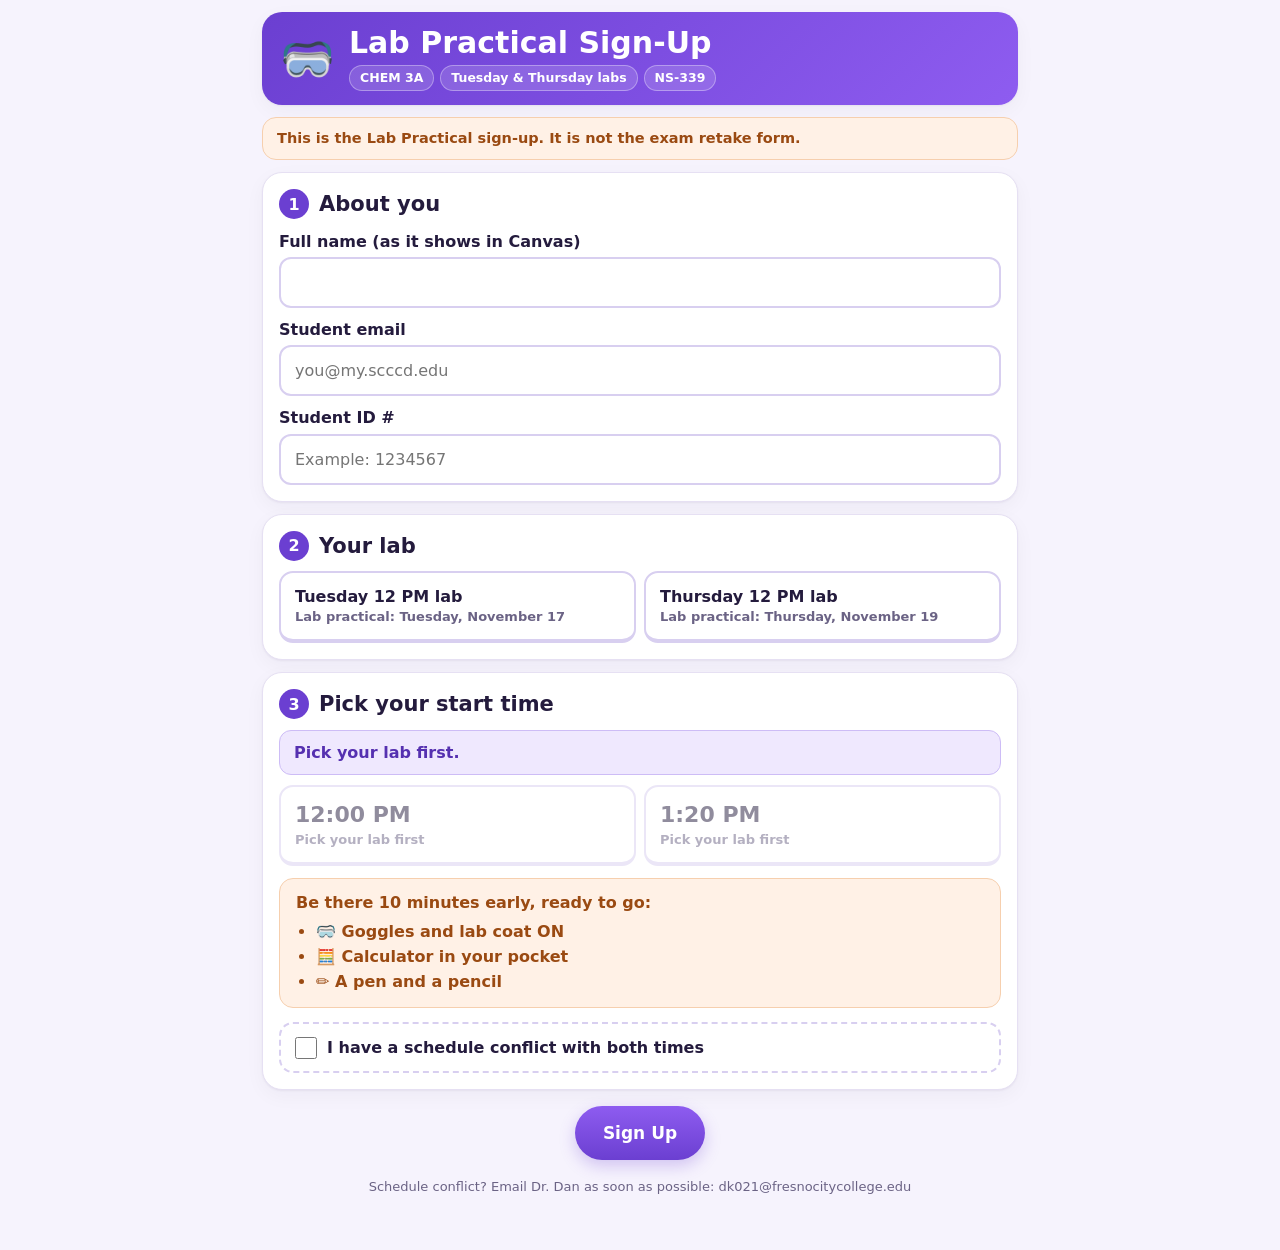
<file: labpractical.html>
<!DOCTYPE html>
<html lang="en"><head><meta charset="utf-8"><meta name="viewport" content="width=device-width,initial-scale=1">
<meta name="robots" content="noindex,nofollow">
<title>Lab Practical Sign-Up • CHEM 3A • ItsDrDan</title>
<link rel="stylesheet" href="https://itsdrdan.github.io/games/brand/itsdrdan.css">
<style>
/* Lab practical uses a violet/orange scheme so it never looks like the (teal) retake form */
:root{--bg:#f6f3fd;--surface:#fff;--ink:#241b3d;--muted:#564c70;--faint:#6b6385;--line:#e6e0f3;--line2:#d8cff0;--main:#6b3fd1;--main-d:#5530b0;--main-soft:#efe8fe;--main-line:#cdbcf6;--warm:#fff1e6;--warm-ink:#9a4a12;--warm-line:#f6cfae;--rose:#fdedf0;--rose-ink:#9c3346;--rose-line:#eab3bd;--mint:#e8f6ef;--mint-ink:#23704f;--r-lg:20px;--r-md:14px;--shadow:0 1px 2px #241b3d0d,0 6px 20px #241b3d0a;--font:Nunito,ui-sans-serif,system-ui,sans-serif;--font-display:Fredoka,Nunito,system-ui,sans-serif}
*{box-sizing:border-box}html{-webkit-text-size-adjust:100%}
body{margin:0;background:var(--bg);color:var(--ink);font-family:var(--font);line-height:1.45;font-size:16px}
button,input,textarea{font:inherit;color:inherit}
.hidden{display:none!important}
.app{max-width:780px;margin:0 auto;padding:12px 12px 40px}
.tb{display:flex;align-items:center;gap:14px;background:linear-gradient(135deg,#6b3fd1,#8e5cf0);color:#fff;border-radius:var(--r-lg);box-shadow:var(--shadow);padding:14px 18px}
.tb .ic{font-size:44px;line-height:1;flex:none}
.tb h1{font-family:var(--font-display);font-weight:600;font-size:clamp(22px,4vw,30px);margin:0;line-height:1.1}
.chips{display:flex;gap:6px;flex-wrap:wrap;margin-top:6px}
.chip{display:inline-flex;border-radius:999px;padding:3px 10px;font-weight:800;font-size:12.5px;background:#ffffff26;color:#fff;border:1px solid #ffffff55}
.notretake{margin:12px 0 0;padding:10px 14px;border-radius:var(--r-md);background:var(--warm);border:1px solid var(--warm-line);color:var(--warm-ink);font-weight:700;font-size:14.5px}
.card{background:var(--surface);border:1px solid var(--line);border-radius:var(--r-lg);box-shadow:var(--shadow);padding:16px;margin-top:12px}
.card h2{font-family:var(--font-display);font-weight:600;font-size:21px;margin:0 0 10px;display:flex;align-items:center;gap:10px}
.num{width:30px;height:30px;border-radius:50%;background:var(--main);color:#fff;display:grid;place-items:center;font-size:16px;flex:none}
label.f{display:block;font-weight:800;margin:10px 0 4px}
.opt{font-weight:600;color:var(--faint);font-size:14px}
input[type=text],input[type=email],textarea{width:100%;border:2px solid var(--line2);border-radius:12px;padding:12px 14px;background:#fff;min-height:50px}
textarea{min-height:80px;resize:vertical}
input:focus,textarea:focus{outline:none;border-color:var(--main);box-shadow:0 0 0 4px #6b3fd122}
.picks{display:grid;grid-template-columns:repeat(auto-fit,minmax(200px,1fr));gap:8px}
.pick{position:relative}
.pick input{position:absolute;opacity:0;pointer-events:none}
.pick span{display:block;border:2px solid var(--line2);border-bottom-width:4px;border-radius:14px;padding:12px 14px;font-weight:800;cursor:pointer;background:#fff;min-height:56px;transition:.12s}
.pick span small{display:block;font-weight:600;color:var(--faint);font-size:13px}
.pick span b.big{font-family:var(--font-display);font-size:22px;font-weight:600}
.pick span:hover{transform:translateY(-1px)}
.pick input:checked+span{border-color:var(--main);background:var(--main-soft);color:var(--main-d)}
.pick input:focus-visible+span{box-shadow:0 0 0 4px #6b3fd133}
.pick input:disabled+span{opacity:.5;cursor:not-allowed;transform:none}
.dayline{margin:0 0 10px;padding:10px 14px;border-radius:12px;background:var(--main-soft);border:1px solid var(--main-line);color:var(--main-d);font-weight:800}
.ready{margin-top:12px;padding:12px 16px;border-radius:var(--r-md);background:var(--warm);border:1px solid var(--warm-line);color:var(--warm-ink)}
.ready ul{margin:6px 0 0;padding-left:20px}.ready li{margin:2px 0;font-weight:700}
.toggle{display:flex;gap:10px;align-items:flex-start;margin-top:14px;padding:12px 14px;border:2px dashed var(--line2);border-radius:14px;cursor:pointer;font-weight:800}
.toggle input{width:22px;height:22px;margin:1px 0 0;accent-color:var(--main);flex:none}
.conf{margin-top:10px;padding:12px 14px;border-radius:14px;background:var(--rose);border:1px solid var(--rose-line);color:var(--rose-ink);font-weight:700}
.conf a{color:var(--rose-ink)}
.btn{display:inline-flex;align-items:center;justify-content:center;gap:8px;border:0;border-radius:999px;padding:14px 28px;font-weight:800;font-size:17px;cursor:pointer;min-height:54px;background:linear-gradient(180deg,#8e5cf0,var(--main));color:#fff;box-shadow:0 6px 16px #6b3fd144;text-decoration:none}
.btn:disabled{opacity:.6;cursor:wait}
.btn.ghost{background:#fff;color:var(--main-d);border:2px solid var(--main-line);box-shadow:none}
.err{margin-top:12px;padding:12px 14px;border-radius:12px;background:var(--rose);border:1px solid var(--rose-line);color:var(--rose-ink);font-weight:800}
.done{text-align:center}
.done .ic{font-size:64px}
.sum{text-align:left;margin:12px auto 0;max-width:520px;border:1px solid var(--line);border-radius:14px;overflow:hidden}
.sum div{display:grid;grid-template-columns:130px 1fr;gap:10px;padding:9px 14px;border-top:1px solid var(--line)}
.sum div:first-child{border-top:0}.sum dt{font-weight:800;color:var(--faint)}.sum dd{margin:0;font-weight:700}
.note{font-size:14px;color:var(--muted);margin:6px 0 0}
.foot{margin-top:18px;text-align:center;font-size:13px;color:var(--faint)}
@media (max-width:520px){.sum div{grid-template-columns:1fr;gap:0}}
</style></head>
<body>
<div class="app">

<header class="tb">
  <div class="ic" aria-hidden="true">🥽</div>
  <div>
    <h1>Lab Practical Sign-Up</h1>
    <div class="chips"><span class="chip">CHEM 3A</span><span class="chip">Tuesday &amp; Thursday labs</span><span class="chip">NS-339</span></div>
  </div>
</header>
<div class="notretake" id="notretake">This is the <b>Lab Practical</b> sign-up. It is <b>not</b> the exam retake form.</div>

<form id="form" novalidate>
  <section class="card">
    <h2><span class="num">1</span>About you</h2>
    <label class="f" for="name">Full name (as it shows in Canvas)</label>
    <input type="text" id="name" autocomplete="name" required>
    <label class="f" for="email">Student email</label>
    <input type="email" id="email" autocomplete="email" placeholder="you@my.scccd.edu" required>
    <label class="f" for="sid">Student ID #</label>
    <input type="text" id="sid" inputmode="numeric" autocomplete="off" placeholder="Example: 1234567" required>
  </section>

  <section class="card">
    <h2><span class="num">2</span>Your lab</h2>
    <div class="picks" id="labs"></div>
  </section>

  <section class="card">
    <h2><span class="num">3</span>Pick your start time</h2>
    <p class="dayline" id="dayline">Pick your lab first.</p>
    <div class="picks" id="times"></div>
    <div class="ready">
      <b>Be there 10 minutes early, ready to go:</b>
      <ul>
        <li>🥽 Goggles and lab coat ON</li>
        <li>🧮 Calculator in your pocket</li>
        <li>✏️ A pen and a pencil</li>
      </ul>
    </div>
    <label class="toggle"><input type="checkbox" id="conflict"> <span>I have a schedule conflict with both times</span></label>
    <div class="conf hidden" id="confBox">
      Please email Dr. Dan as soon as possible: <a href="mailto:dk021@fresnocitycollege.edu?subject=Lab%20Practical%20schedule%20conflict">dk021@fresnocitycollege.edu</a>
      <label class="f" for="notes" style="color:var(--ink)">Tell me about the conflict <span class="opt">(optional)</span></label>
      <textarea id="notes" placeholder="Example: I work Tuesdays until 1 PM"></textarea>
    </div>
  </section>

  <div class="err hidden" id="err" role="alert"></div>
  <div style="text-align:center;margin-top:16px"><button class="btn" type="submit" id="submit">Sign Up</button></div>
</form>

<section class="card done hidden" id="done">
  <div class="ic" aria-hidden="true">🧪</div>
  <h2 style="justify-content:center;margin-top:6px" id="doneHead">You're signed up!</h2>
  <p class="note" id="doneMsg"></p>
  <dl class="sum" id="sum"></dl>
  <div class="ready" id="doneReady" style="max-width:520px;margin:14px auto 0;text-align:left">
    <b>Be there 10 minutes early, ready to go:</b>
    <ul><li>🥽 Goggles and lab coat ON</li><li>🧮 Calculator in your pocket</li><li>✏️ A pen and a pencil</li></ul>
  </div>
  <div style="display:flex;gap:10px;justify-content:center;flex-wrap:wrap;margin-top:16px">
    <a class="btn" id="gcal" target="_blank" rel="noopener">Add to Google Calendar</a>
  </div>
  <p class="note" style="margin-top:14px">Need to change your time? Fill out the form again with the <b>same email</b>. Your newest sign-up replaces the old one.</p>
</section>

<p class="foot">Schedule conflict? Email Dr. Dan as soon as possible: dk021@fresnocitycollege.edu</p>
</div>

<script>
/* ================= SETTINGS ================= */
const CONFIG = {
  scriptUrl: "https://script.google.com/macros/s/AKfycbxWn2CO8sy0_toiivnWhE_V3RcRdRz6d37CM1Yr2gGxv0NoyqwPNlB3voaWCai2UMPP/exec",
  room: "NS-339",
  labs: [
    { id: "tue", label: "Tuesday 12 PM lab",  date: "2026-11-17", day: "Tuesday, November 17" },
    { id: "thu", label: "Thursday 12 PM lab", date: "2026-11-19", day: "Thursday, November 19" }
  ],
  times: [
    { start: "12:00", text: "12:00 PM", cap: 15 },
    { start: "13:20", text: "1:20 PM",  cap: 15 }
  ],
  minutes: 80   // calendar event length
};
/* ============================================ */
const $ = s => document.querySelector(s);
let counts = {};
const val = n => { const x = document.querySelector(`input[name="${n}"]:checked`); return x ? x.value : ""; };
const lab = () => CONFIG.labs.find(l => l.id === val("lab"));
const keyOf = (l, t) => "LP-" + l.date + "T" + t.start;
$("#labs").innerHTML = CONFIG.labs.map(l => `<label class="pick"><input type="radio" name="lab" value="${l.id}"><span>${l.label}<small>Lab practical: ${l.day}</small></span></label>`).join("");

function drawTimes(){
  const l = lab();
  $("#dayline").textContent = l ? "Your lab practical is " + l.day + " in " + CONFIG.room + "." : "Pick your lab first.";
  const keep = val("time");
  $("#times").innerHTML = CONFIG.times.map(t => {
    const left = l ? t.cap - (counts[keyOf(l, t)] || 0) : t.cap;
    const dis = !l || left <= 0;
    return `<label class="pick"><input type="radio" name="time" value="${t.start}" ${dis ? "disabled" : ""} ${keep === t.start && !dis ? "checked" : ""}><span><b class="big">${t.text}</b><small>${!l ? "Pick your lab first" : left <= 0 ? "Full" : left + " of " + t.cap + " spots left"}</small></span></label>`;
  }).join("");
}
$("#labs").addEventListener("change", drawTimes);
$("#conflict").addEventListener("change", e => {
  $("#confBox").classList.toggle("hidden", !e.target.checked);
  if (e.target.checked) document.querySelectorAll('input[name="time"]').forEach(x => x.checked = false);
});
$("#times").addEventListener("change", () => { $("#conflict").checked = false; $("#confBox").classList.add("hidden"); });

async function loadCounts(){
  try { const j = await fetch(CONFIG.scriptUrl + "?form=labpractical").then(r => r.json()); counts = j.counts || {}; drawTimes(); } catch (e) {}
}
function fail(msg, el){ const e = $("#err"); e.textContent = msg; e.classList.remove("hidden"); (el || e).scrollIntoView({behavior:"smooth", block:"center"}); }

$("#form").addEventListener("submit", async e => {
  e.preventDefault(); $("#err").classList.add("hidden");
  const l = lab(), t = CONFIG.times.find(x => x.start === val("time")), conflict = $("#conflict").checked;
  const d = {
    form: "labpractical",
    name: $("#name").value.trim(), email: $("#email").value.trim().toLowerCase(), studentId: $("#sid").value.replace(/\D/g, ""),
    lab: l ? l.label : "", date: l && t && !conflict ? keyOf(l, t) : "", day: l ? l.day : "", time: t && !conflict ? t.text : "",
    room: CONFIG.room, conflict, notes: $("#notes").value.trim()
  };
  if (!d.name) return fail("Type your full name.", $("#name"));
  if (!/^[^@\s]+@[^@\s]+\.[^@\s]+$/.test(d.email)) return fail("Type a working email so you get your confirmation.", $("#email"));
  if (d.studentId.length < 5) return fail("Type your Student ID number.", $("#sid"));
  if (!l) return fail("Tap your lab.", $("#labs"));
  if (!t && !conflict) return fail("Tap a start time, or check \"I have a schedule conflict.\"", $("#times"));
  const btn = $("#submit"); btn.disabled = true; btn.textContent = "Signing you up…";
  try {
    const j = await fetch(CONFIG.scriptUrl, { method:"POST", headers:{"Content-Type":"text/plain;charset=utf-8"}, body: JSON.stringify(d) }).then(r => r.json());
    if (!j.ok) { if (j.counts) { counts = j.counts; drawTimes(); } throw new Error(j.error || "Something went wrong."); }
    showDone(d, l, t);
  } catch (err) {
    fail((err.message || "Couldn't reach the sign-up sheet.") + " Try again, or email Dr. Dan.");
  } finally { btn.disabled = false; btn.textContent = "Sign Up"; }
});

function showDone(d, l, t){
  $("#form").classList.add("hidden"); $("#notretake").classList.add("hidden");
  const rows = [["Name", d.name], ["Email", d.email], ["Student ID", d.studentId], ["Lab", d.lab],
    ["Lab practical", d.conflict ? "Schedule conflict (email Dr. Dan)" : d.day + " at " + d.time + " in " + d.room]];
  $("#sum").innerHTML = rows.map(() => `<div><dt></dt><dd></dd></div>`).join("");
  [...$("#sum").children].forEach((row, i) => { row.children[0].textContent = rows[i][0]; row.children[1].textContent = rows[i][1]; });
  if (d.conflict) {
    $("#doneHead").textContent = "Got it";
    $("#doneMsg").innerHTML = 'Please email Dr. Dan <b>as soon as possible</b> at <a href="mailto:dk021@fresnocitycollege.edu?subject=Lab%20Practical%20schedule%20conflict">dk021@fresnocitycollege.edu</a> so we can work it out.';
    $("#gcal").classList.add("hidden"); $("#doneReady").classList.add("hidden");
  } else {
    $("#doneMsg").textContent = "A confirmation email is on its way. See you there 10 minutes early!";
    const [hh, mm] = t.start.split(":").map(Number), s = hh * 60 + mm - 10, en = hh * 60 + mm + CONFIG.minutes;
    const f = m => String(Math.floor(m / 60)).padStart(2, "0") + String(m % 60).padStart(2, "0") + "00", ymd = l.date.replace(/-/g, "");
    $("#gcal").href = "https://calendar.google.com/calendar/render?action=TEMPLATE&text=" + encodeURIComponent("CHEM 3A Lab Practical") +
      "&dates=" + ymd + "T" + f(s) + "/" + ymd + "T" + f(en) + "&ctz=America/Los_Angeles&location=" + encodeURIComponent("Fresno City College " + CONFIG.room) +
      "&details=" + encodeURIComponent("Lab practical starts at " + t.text + ". Be there 10 minutes early with goggles and lab coat ON, calculator in your pocket, and a pen and pencil.");
  }
  $("#done").classList.remove("hidden"); window.scrollTo({top:0, behavior:"smooth"});
}
drawTimes(); loadCounts();
</script>
<script src="https://itsdrdan.github.io/games/brand/embed.js" defer></script>
</body></html>
</file>
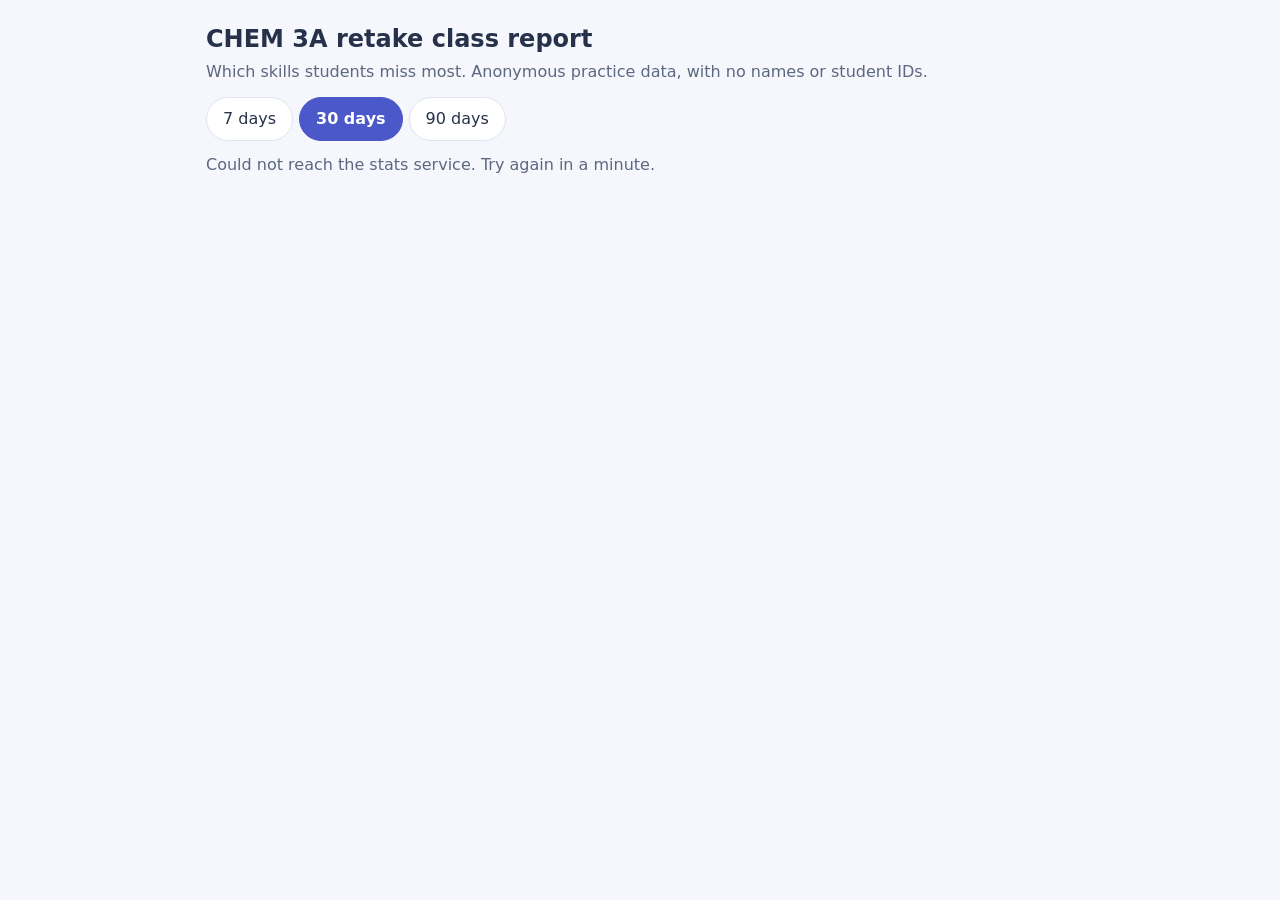
<file: report.html>
<!doctype html>
<html lang="en"><head><meta charset="utf-8"><meta name="viewport" content="width=device-width,initial-scale=1"><meta name="robots" content="noindex,nofollow">
<title>CHEM 3A retake class report</title>
<style>
:root{--ink:#26324a;--muted:#5d6780;--line:#dfe4f2;--good:#23805a;--warn:#a96a10;--bad:#c23b3b;--accent:#4a58c9}
*{box-sizing:border-box}body{margin:0;background:#f5f7fd;color:var(--ink);font:16px/1.45 system-ui,-apple-system,"Segoe UI",Roboto,sans-serif}
.wrap{max-width:900px;margin:0 auto;padding:22px 16px 56px}h1{font-size:1.5rem;margin:0}h2{font-size:1.1rem;margin:0 0 10px}.sub{color:var(--muted);margin:3px 0 14px}
.days{display:flex;gap:6px;margin-bottom:12px}.days button{min-height:44px;padding:0 16px;border:1px solid var(--line);border-radius:999px;background:#fff;color:var(--ink);font:inherit;cursor:pointer}.days button[aria-pressed=true]{background:var(--accent);border-color:var(--accent);color:#fff;font-weight:700}
.kpis{display:grid;grid-template-columns:repeat(3,1fr);gap:10px;margin-bottom:12px}.kpi,.panel{background:#fff;border:1px solid var(--line);border-radius:14px;padding:14px}.kpi b{display:block;font-size:1.7rem;line-height:1.1}.kpi span{color:var(--muted);font-size:.84rem}.panel{margin-top:12px}
.row{display:grid;grid-template-columns:minmax(0,1fr) 92px 74px;gap:10px;align-items:center;padding:7px 0;border-top:1px solid #eef1f8}.row:first-of-type{border-top:0}.row small{display:block;color:var(--muted)}.pct{text-align:right;font-weight:800}.bar{height:9px;border-radius:9px;background:#e9edf7;overflow:hidden}.bar i{display:block;height:100%}.few{color:var(--muted)!important;font-weight:600}
.empty,#status{color:var(--muted)}#status{min-height:1.4em;margin:6px 0}@media(max-width:520px){.kpi{padding:10px}.kpi b{font-size:1.3rem}.row{grid-template-columns:minmax(0,1fr) 56px 62px}}
</style></head><body><main class="wrap">
<h1>CHEM 3A retake class report</h1><p class="sub">Which skills students miss most. Anonymous practice data, with no names or student IDs.</p>
<div class="days" role="group" aria-label="Time range"><button data-days="7">7 days</button><button data-days="30">30 days</button><button data-days="90">90 days</button></div>
<p id="status" role="status"></p><div id="out"></div>
</main><script>
const STATS_URL='https://script.google.com/macros/s/AKfycbylSKoW9GE6AkN4HiC1uts3Y5Z4oUPHY7OQ88vXrjpcanooloYRTIGW9cS5n0dulp4vQg/exec';
const C={"course":"CHEM 3A","game":"retakeprep","exams":[1,2],"skills":{"sfCount":[1,"Counting sig figs"],"measure":[1,"Reading instruments"],"roundSF":[1,"Rounding to sig figs"],"roundDP":[1,"Rounding to decimal places"],"sciNot":[1,"Scientific notation"],"exactSF":[1,"Exact numbers"],"healthTablets":[1,"Health conversions (tablets)"],"metricL":[1,"Metric volume conversions"],"metricG":[1,"Metric mass/length conversions"],"densityLab":[1,"Density by displacement"],"addSF":[1,"Adding with sig figs"],"healthDose":[1,"Dosage calculations"],"ionConcept":[1,"Atomic particles & ions"],"avgMass":[1,"Average atomic mass"],"atomChart":[1,"Atom/ion chart & Bohr model"],"whichElement":[1,"Identify the element"],"nuclearTable":[1,"Nuclear symbols table"],"ionCharge":[1,"Predictable ion charges"],"physChem":[1,"Physical vs chemical change"],"fullCfg":[1,"Full electron configuration"],"nobleCfg":[1,"Noble gas configuration (ions)"],"particles":[1,"Particle diagrams"],"orbital":[1,"Orbital diagrams"],"lewisDot":[1,"Lewis dot symbols"],"nameCmpd":[1,"Naming ionic compounds"],"writeFormula":[1,"Writing formulas"],"tempConvert":[1,"Temperature conversions"],"densityFactor":[1,"Density as a conversion factor"],"prefixes":[1,"Metric prefixes (µ, n)"],"periodicTrend":[1,"Periodic trends"],"valenceCore":[1,"Valence, core & unpaired electrons"],"shellCount":[1,"Shells, subshells & orbitals"],"emSpectrum":[1,"EM spectrum"],"sciTerms":[1,"Atomic theory & science terms"],"statesMatter":[1,"Solid, liquid or gas"],"diatomic":[1,"Diatomic elements"],"nameMixed":[2,"Naming: ionic, molecular, acids"],"formulaMixed":[2,"Formulas: ionic, molecular, acids"],"molarMass":[2,"Molar mass"],"gToMol":[2,"Grams ↔ moles"],"molToParticles":[2,"Moles ↔ particles"],"pctComp":[2,"Percent composition"],"empirical":[2,"Empirical formula"],"molecular":[2,"Molecular formula"],"valenceCount":[2,"Counting valence electrons"],"electronGroups":[2,"Counting electron groups"],"vsepr":[2,"VSEPR shape & angle"],"bondType":[2,"Bond type"],"polarity":[2,"Molecular polarity"],"resonance":[2,"Resonance structures"],"imfBetween":[2,"IMFs between molecules"],"qmcdt":[2,"q = m·c·ΔT"],"heatMulti":[2,"Heat with a phase change"],"heatCurve":[2,"Heating curve"],"phaseNames":[2,"Phase changes"],"solidType":[2,"Types of solids"],"wordEquation":[2,"Words → balanced equation"],"rxnType2":[2,"Reaction types (with subtypes)"],"netIonic":[2,"Net ionic equations"],"oxStates":[2,"Oxidation states"],"redoxIdentify":[2,"Oxidized / reduced / agents"],"enTrend":[2,"Electronegativity trend"],"lonePairs":[2,"Lone pairs on central atom"],"imfType":[2,"Intermolecular forces"],"phaseHeat":[2,"Heat of fusion/vaporization"],"bpRank":[2,"Boiling point ranking"],"propRank":[2,"Ranking by IMF strength"],"endoExo":[2,"Endothermic vs exothermic"],"balance":[2,"Balancing equations"],"rxnType":[2,"Reaction types"],"solubility":[2,"Solubility rules"],"predictPpt":[2,"Predicting precipitates"],"massConserve":[2,"Conservation of mass"],"lewisDraw":[2,"Drawing Lewis structures"]}},MIN=5;
const $=id=>document.getElementById(id),esc=s=>String(s).replace(/[&<>"]/g,c=>({'&':'&amp;','<':'&lt;','>':'&gt;','"':'&quot;'}[c]));
const pct=(a,b)=>b?Math.round(a/b*100):0,col=p=>p>=80?'var(--good)':p>=60?'var(--warn)':'var(--bad)',isOk=v=>v===true||v==='true'||v===1||v==='TRUE';
const line=(n,sub,ok,tot)=>{const p=pct(ok,tot),few=tot<MIN;return '<div class="row"><div>'+esc(n)+'<small>'+esc(sub)+'</small></div><div class="bar" aria-hidden="true"><i style="width:'+p+'%;background:'+(few?'#aab3c9':col(p))+'"></i></div><div class="pct'+(few?' few':'')+'" style="'+(few?'':'color:'+col(p))+'">'+p+'%</div></div>'};
const count=(tot,s)=>tot+' answer'+(tot===1?'':'s')+(s?', '+s+' session'+(s===1?'':'s'):'')+(tot<MIN?' (too few to judge)':'');
let days=30;document.querySelectorAll('[data-days]').forEach(b=>b.onclick=()=>{days=+b.dataset.days;load()});
async function getJSON(u){const r=await fetch(u,{cache:'no-store'});if(!r.ok)throw new Error(r.status);return r.json()}
async function load(){document.querySelectorAll('[data-days]').forEach(b=>b.setAttribute('aria-pressed',+b.dataset.days===days));$('status').textContent='Loading the last '+days+' days…';
 try{const sum=await getJSON(STATS_URL+'?days='+days);render(sum);$('status').textContent=''}catch(e){$('status').textContent='Could not reach the stats service. Try again in a minute.'}}
function render(sum){
 const g=(sum.games||[]).find(x=>x.game===C.game)||{answers:0,wrong:0,sessions:0},known=new Set(Object.values(C.skills).map(x=>x[1])),T={},S={};
 (sum.topics||[]).filter(t=>t.game===C.game).forEach(t=>{const m=String(t.topic).match(/^Exam (\d+): (.+)$/);if(!m)return;const e=+m[1],name=m[2];if(known.has(name)){const k=e+'|'+name,y=S[k]=S[k]||{e,name,n:0,ok:0};y.n+=t.answers;y.ok+=t.answers-t.wrong}else{const x=T[t.topic]=T[t.topic]||{n:0,w:0};x.n+=t.answers;x.w+=t.wrong}});
 const list=Object.values(S),rank=(a,b)=>pct(a.ok,a.n)-pct(b.ok,b.n)||b.n-a.n,worst=list.filter(x=>x.n>=MIN).sort(rank).slice(0,5);
 let h='<div class="kpis"><div class="kpi"><b>'+g.answers+'</b><span>questions answered</span></div><div class="kpi"><b>'+g.sessions+'</b><span>practice sessions</span></div><div class="kpi"><b>'+(g.answers?pct(g.answers-g.wrong,g.answers)+'%':'–')+'</b><span>fully correct</span></div></div>';
 h+='<section class="panel"><h2>Review these first</h2>'+(worst.length?worst.map(x=>line(x.name,'Exam '+x.e+', '+count(x.n),x.ok,x.n)).join(''):'<p class="empty">Not enough skill data yet. A skill appears here after '+MIN+' answers.</p>')+'</section>';
 C.exams.forEach(e=>{const it=list.filter(x=>x.e===e).sort(rank),sec=Object.keys(T).filter(t=>t.indexOf('Exam '+e+':')===0).sort((a,b)=>pct(T[a].n-T[a].w,T[a].n)-pct(T[b].n-T[b].w,T[b].n));
  h+='<section class="panel"><h2>Exam '+e+'</h2>'+(it.length?it.map(x=>line(x.name,count(x.n),x.ok,x.n)).join(''):(sec.length?'':'<p class="empty">No practice yet.</p>'))+(sec.length?'<details><summary style="min-height:44px;display:flex;align-items:center;font-weight:700;cursor:pointer">Earlier data, by section</summary>'+sec.map(t=>line(t.replace(/^Exam \d+: /,''),count(T[t].n),T[t].n-T[t].w,T[t].n)).join('')+'</details>':'')+'</section>'});
 $('out').innerHTML=h}
load();
</script></body></html>
</file>
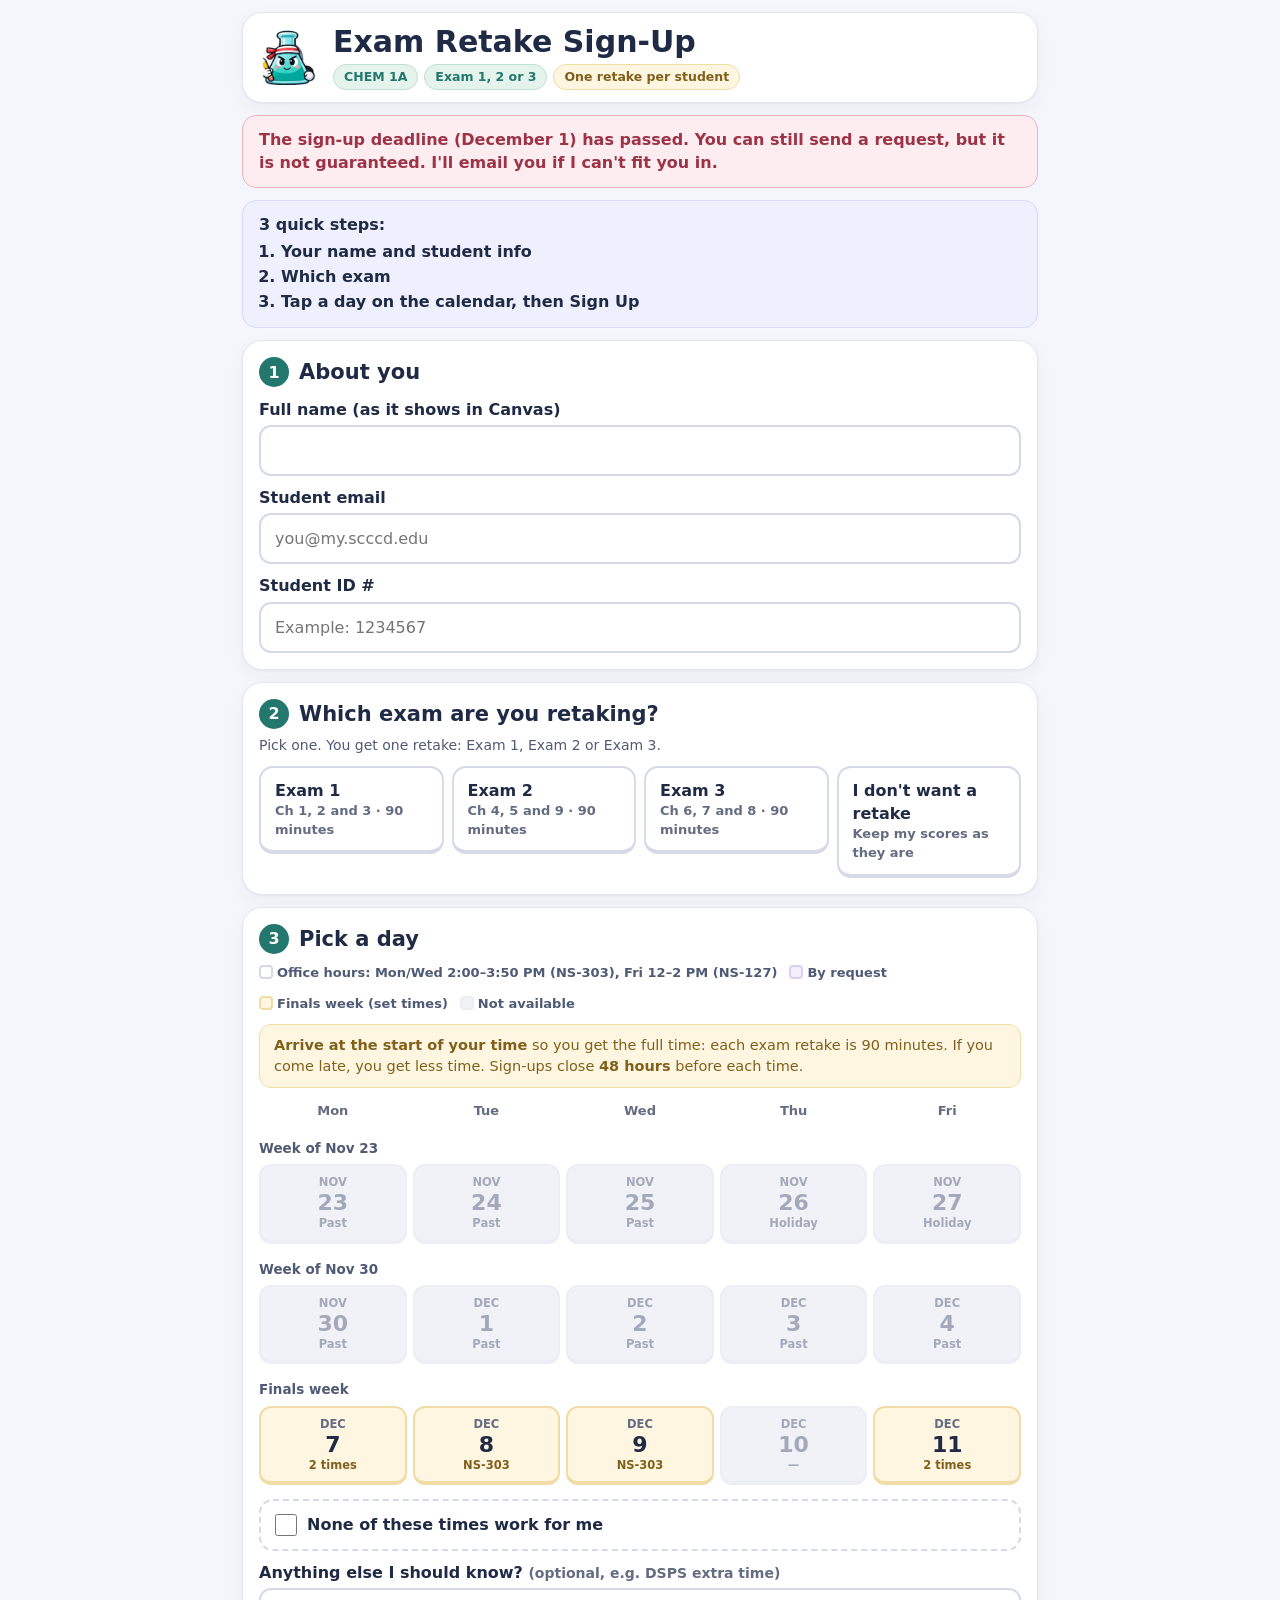
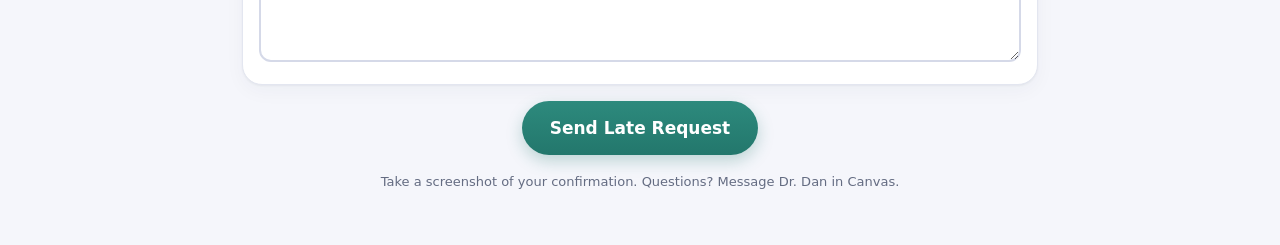
<file: signup-1a.html>
<!DOCTYPE html>
<html lang="en"><head><meta charset="utf-8"><meta name="viewport" content="width=device-width,initial-scale=1">
<meta name="robots" content="noindex,nofollow">
<title>Exam Retake Sign-Up • CHEM 1A • ItsDrDan</title>
<link rel="stylesheet" href="https://itsdrdan.github.io/games/brand/itsdrdan.css">
<style>
:root{--bg:#f5f6fb;--surface:#fff;--ink:#1f2a44;--muted:#4f5a74;--faint:#646c82;--line:#e3e6f0;--line2:#d5d9e8;--accent:#4b57d1;--accent-d:#3c47b8;--accent-soft:#eef0fe;--mint:#e8f6ef;--mint-ink:#23704f;--mint-line:#a9d9c2;--amber:#fff6e2;--amber-ink:#80601a;--amber-line:#f0dca6;--rose:#fdedf0;--rose-ink:#9c3346;--rose-line:#eab3bd;--lav:#f3effd;--c3A:#23776c;--c3A-bg:#e4f3ec;--r-lg:20px;--r-md:14px;--shadow:0 1px 2px #1f2a440d,0 6px 20px #1f2a440a;--font:Nunito,ui-sans-serif,system-ui,sans-serif;--font-display:Fredoka,Nunito,system-ui,sans-serif}
*{box-sizing:border-box}html{-webkit-text-size-adjust:100%}
body{margin:0;background:var(--bg);color:var(--ink);font-family:var(--font);line-height:1.45;font-size:16px}
button,input,select,textarea{font:inherit;color:inherit}
.hidden{display:none!important}
.app{max-width:820px;margin:0 auto;padding:12px 12px 40px}
.tb{display:flex;align-items:center;gap:14px;background:var(--surface);border:1px solid var(--line);border-radius:var(--r-lg);box-shadow:var(--shadow);padding:12px 16px}
.tb img{width:60px;height:60px;object-fit:contain;flex:none}
.tb h1{font-family:var(--font-display);font-weight:600;font-size:clamp(22px,4vw,30px);margin:0;line-height:1.1}
.chips{display:flex;gap:6px;flex-wrap:wrap;margin-top:6px}
.chip{display:inline-flex;border-radius:999px;padding:3px 10px;font-weight:800;font-size:12.5px;background:var(--c3A-bg);color:var(--c3A);border:1px solid #bfe0d2}
.chip.amb{background:var(--amber);color:var(--amber-ink);border-color:var(--amber-line)}
.deadline{margin:12px 0 0;padding:12px 16px;background:var(--rose);border:1px solid var(--rose-line);border-radius:var(--r-md);color:var(--rose-ink);font-weight:700}
.how{margin:12px 0 0;padding:12px 16px;background:var(--accent-soft);border:1px solid #d6dafb;border-radius:var(--r-md);font-weight:700}
.how ol{margin:4px 0 0;padding-left:22px}.how li{margin:2px 0}
.card{background:var(--surface);border:1px solid var(--line);border-radius:var(--r-lg);box-shadow:var(--shadow);padding:16px;margin-top:12px}
.card h2{font-family:var(--font-display);font-weight:600;font-size:21px;margin:0 0 10px;display:flex;align-items:center;gap:10px}
.num{width:30px;height:30px;border-radius:50%;background:var(--c3A);color:#fff;display:grid;place-items:center;font-size:16px;flex:none}
label.f{display:block;font-weight:800;margin:10px 0 4px}
.opt{font-weight:600;color:var(--faint);font-size:14px}
input[type=text],input[type=email],textarea{width:100%;border:2px solid var(--line2);border-radius:12px;padding:12px 14px;background:#fff;min-height:50px}
textarea{min-height:84px;resize:vertical}
input:focus,textarea:focus{outline:none;border-color:var(--accent);box-shadow:0 0 0 4px #4b57d122}
.picks{display:grid;grid-template-columns:repeat(auto-fit,minmax(170px,1fr));gap:8px}
.pick{position:relative}
.pick input{position:absolute;opacity:0;pointer-events:none}
.pick span{display:block;border:2px solid var(--line2);border-bottom-width:4px;border-radius:14px;padding:11px 14px;font-weight:800;cursor:pointer;background:#fff;min-height:52px;transition:.12s}
.pick span small{display:block;font-weight:600;color:var(--faint);font-size:13px}
.pick span:hover{transform:translateY(-1px)}
.pick input:checked+span{border-color:var(--c3A);background:var(--c3A-bg);color:var(--c3A)}
.pick input:focus-visible+span{box-shadow:0 0 0 4px #23776c33}
/* calendar */
.legend{display:flex;gap:12px;flex-wrap:wrap;font-size:13px;color:var(--muted);font-weight:700;margin-bottom:10px}
.legend i{display:inline-block;width:14px;height:14px;border-radius:4px;vertical-align:-2px;margin-right:4px;border:2px solid var(--line2)}
.cal{display:grid;grid-template-columns:repeat(5,1fr);gap:6px}
.dow{text-align:center;font-weight:800;font-size:13px;color:var(--faint);padding:2px 0}
.wk{grid-column:1/-1;font-weight:800;font-size:13.5px;color:var(--muted);margin:10px 0 0;display:flex;align-items:center;gap:8px}
.wk:first-of-type{margin-top:0}
.day{border:2px solid var(--line2);border-bottom-width:4px;border-radius:12px;background:#fff;padding:8px 4px;text-align:center;cursor:pointer;min-height:70px;display:flex;flex-direction:column;align-items:center;justify-content:center;gap:1px;transition:.12s}
.day b{font-family:var(--font-display);font-size:22px;font-weight:600;line-height:1}
.day .m{font-size:11.5px;font-weight:800;color:var(--faint);text-transform:uppercase}
.day .s{font-size:11.5px;font-weight:800;color:var(--mint-ink)}
.day:hover:not(:disabled){transform:translateY(-2px)}
.day.fin{background:var(--amber);border-color:var(--amber-line)}.day.fin .s{color:var(--amber-ink)}
.day.req{background:var(--lav);border-color:#d9cff7}.day.req .s{color:#5b45a8}
.chosen.req{background:var(--lav);border-color:#d9cff7;color:#5b45a8}
.day.on{border-color:var(--c3A);background:var(--c3A);color:#fff}.day.on .m,.day.on .s{color:#fff}
.day:disabled{cursor:default;background:#f1f2f7;border-color:#eceef5;color:#a3a9ba}.day:disabled .s,.day:disabled .m{color:#a3a9ba}
.day.full .s{color:var(--rose-ink)}
.chosen{margin-top:12px;padding:12px 14px;border-radius:12px;background:var(--mint);border:1px solid var(--mint-line);color:var(--mint-ink);font-weight:800}
.chosen.fin{background:var(--amber);border-color:var(--amber-line);color:var(--amber-ink)}
.slots{margin-top:12px}.slots h3{font-size:15px;margin:0 0 8px;font-weight:800}
.pick input:disabled+span{opacity:.5;cursor:not-allowed;transform:none}
.arrive{margin:0 0 12px;padding:10px 14px;border-radius:12px;background:var(--amber);border:1px solid var(--amber-line);color:var(--amber-ink);font-size:14.5px}
.toggle{display:flex;gap:10px;align-items:flex-start;margin-top:14px;padding:12px 14px;border:2px dashed var(--line2);border-radius:14px;cursor:pointer;font-weight:800}
.toggle input{width:22px;height:22px;margin:1px 0 0;accent-color:var(--c3A);flex:none}
.alt{margin-top:10px;padding:12px 14px;border-radius:14px;background:var(--lav)}
.alt .pick span{background:#fff}
.note{font-size:14px;color:var(--muted);margin:6px 0 0}
.btn{display:inline-flex;align-items:center;justify-content:center;gap:8px;border:0;border-radius:999px;padding:14px 28px;font-weight:800;font-size:17px;cursor:pointer;min-height:54px;background:linear-gradient(180deg,#2d8a7d,var(--c3A));color:#fff;box-shadow:0 6px 16px #23776c44;text-decoration:none}
.btn:disabled{opacity:.6;cursor:wait}
.btn.ghost{background:#fff;color:var(--c3A);border:2px solid #bfe0d2;box-shadow:none}
.err{margin-top:12px;padding:12px 14px;border-radius:12px;background:var(--rose);border:1px solid var(--rose-line);color:var(--rose-ink);font-weight:800}
.preview{margin-top:12px;padding:10px 14px;border-radius:12px;background:var(--amber);border:1px solid var(--amber-line);color:var(--amber-ink);font-weight:700;font-size:14px}
.done{text-align:center}
.done img{width:130px;height:130px;object-fit:contain}
.sum{text-align:left;margin:12px auto 0;max-width:520px;border:1px solid var(--line);border-radius:14px;overflow:hidden}
.sum div{display:grid;grid-template-columns:130px 1fr;gap:10px;padding:9px 14px;border-top:1px solid var(--line)}
.sum div:first-child{border-top:0}.sum dt{font-weight:800;color:var(--faint)}.sum dd{margin:0;font-weight:700}
.foot{margin-top:18px;text-align:center;font-size:13px;color:var(--faint)}
@media (max-width:520px){.day{min-height:62px;padding:6px 2px}.day b{font-size:19px}.sum div{grid-template-columns:1fr;gap:0}}
</style></head>
<body>
<div class="app">

<header class="tb">
  <img src="assets/mascot/idle.webp" alt="" onerror="this.style.display='none'">
  <div>
    <h1>Exam Retake Sign-Up</h1>
    <div class="chips"><span class="chip">CHEM 1A</span><span class="chip">Exam 1, 2 or 3</span><span class="chip amb">One retake per student</span></div>
  </div>
</header>

<div class="deadline" id="deadline"><b>Sign up by Tuesday, December 1 at 11:59 PM.</b> After that, you can still send a request, but it is not guaranteed.</div>
<div class="how" id="how">3 quick steps:
  <ol><li>Your name and student info</li><li>Which exam</li><li>Tap a day on the calendar, then <b>Sign Up</b></li></ol>
</div>

<form id="form" novalidate>
  <section class="card">
    <h2><span class="num">1</span>About you</h2>
    <label class="f" for="name">Full name (as it shows in Canvas)</label>
    <input type="text" id="name" autocomplete="name" required>
    <label class="f" for="email">Student email</label>
    <input type="email" id="email" autocomplete="email" placeholder="you@my.scccd.edu" required>
    <label class="f" for="sid">Student ID #</label>
    <input type="text" id="sid" inputmode="numeric" autocomplete="off" placeholder="Example: 1234567" required>
    <div class="picks hidden" id="sections"></div>
  </section>

  <section class="card">
    <h2><span class="num">2</span>Which exam are you retaking?</h2>
    <p class="note" style="margin:-4px 0 10px">Pick one. You get one retake: Exam 1, Exam 2 or Exam 3.</p>
    <div class="picks" id="exams"></div>
  </section>

  <section class="card" id="step3">
    <h2><span class="num">3</span>Pick a day</h2>
    <div class="legend">
      <span><i style="background:#fff"></i>Office hours: Mon/Wed 2:00–3:50 PM (NS-303), Fri 12–2 PM (NS-127)</span>
      <span><i style="background:var(--lav);border-color:#d9cff7"></i>By request</span>
      <span><i style="background:var(--amber);border-color:var(--amber-line)"></i>Finals week (set times)</span>
      <span><i style="background:#f1f2f7;border-color:#eceef5"></i>Not available</span>
    </div>
    <p class="arrive"><b>Arrive at the start of your time</b> so you get the full time: each exam retake is 90 minutes. If you come late, you get less time. Sign-ups close <b>48 hours</b> before each time.</p>
    <div class="cal" id="cal"></div>
    <div class="slots hidden" id="slotBox"><h3 id="slotHead"></h3><div class="picks" id="slotPick"></div></div>
    <div class="chosen hidden" id="chosen"></div>

    <label class="toggle"><input type="checkbox" id="noneWork"> <span>None of these times work for me</span></label>
    <div class="alt hidden" id="altBox">
      <p class="note" style="margin-top:0"><b>Pick any that work.</b> These depend on another instructor being free to give the exam, so I'll email you to confirm.</p>
      <div class="picks" id="alts" style="margin-top:8px"></div>
      <label class="f" for="avail">When are you available? <span class="opt">(days and times)</span></label>
      <textarea id="avail" placeholder="Example: Tuesdays after 3 PM, or Thursday mornings"></textarea>
    </div>

    <label class="f" for="notes">Anything else I should know? <span class="opt">(optional, e.g. DSPS extra time)</span></label>
    <textarea id="notes" style="min-height:60px"></textarea>
  </section>

  <div class="err hidden" id="err" role="alert"></div>
  <div class="preview hidden" id="preview">Preview mode: sign-ups are not being saved yet.</div>
  <div style="text-align:center;margin-top:16px"><button class="btn" type="submit" id="submit">Sign Up</button></div>
</form>

<section class="card done hidden" id="done">
  <img src="assets/mascot/victory.webp" alt="" onerror="this.style.display='none'">
  <h2 style="justify-content:center;margin-top:6px" id="doneHead">You're signed up!</h2>
  <p class="note" id="doneMsg"></p>
  <dl class="sum" id="sum"></dl>
  <div class="row" style="display:flex;gap:10px;justify-content:center;flex-wrap:wrap;margin-top:16px">
    <a class="btn" id="gcal" target="_blank" rel="noopener">Add to Google Calendar</a>
    <a class="btn ghost" href="https://itsdrdan.github.io/finalexam/?course=1A">Practice with Final Boss</a>
  </div>
  <p class="note" style="margin-top:14px">Need to change your day? Fill out the form again with the <b>same email</b>. Your newest sign-up replaces the old one.</p>
</section>

<p class="foot">Take a screenshot of your confirmation. Questions? Message Dr. Dan in Canvas.</p>
</div>

<script>
/* ================= SETTINGS: edit these ================= */
const CONFIG = {
  // Paste the Google Apps Script web app URL (ends in /exec). Blank = preview mode.
  scriptUrl: "https://script.google.com/macros/s/AKfycbxq78zxmbuXWgroygLNY-mdH-mBKl9BDH9rODO6apJJdy2Aiv-9G5mOzleBc9vgO5VyLA/exec",
  seats: null,                          // null = no limit. To cap a day: { 1: 8, 3: 8, 5: 30 } (also set SEATS_BY_DAY in the Apps Script)
  // Office hours by weekday (1 = Mon, 3 = Wed, 5 = Fri)
  hours: {
    1: { start: "14:00", end: "15:50", text: "2:00–3:50 PM", room: "NS-303" },
    3: { start: "14:00", end: "15:50", text: "2:00–3:50 PM", room: "NS-303" },
    5: { start: "12:00", end: "14:00", text: "12–2 PM",      room: "NS-127" }
  },
  firstDay: "2026-11-23",
  lastDay:  "2026-12-04",
  days: [1, 3, 5],                      // Mon, Wed, Fri
  closed: { "2026-11-26": "Holiday", "2026-11-27": "Holiday" },  // Thanksgiving + in-lieu day
  // Extra times outside office hours. request: true = Dr. Dan confirms by email.
  extra: [
    { date: "2026-11-24", start: "15:00", end: "16:30", text: "3:00 PM", room: "NS-303", request: true },
    { date: "2026-12-01", start: "15:00", end: "16:30", text: "3:00 PM", room: "NS-303", request: true },
    { date: "2026-12-03", start: "15:00", end: "16:30", text: "3:00 PM", room: "NS-303", request: true }
  ],
  // Finals week retake times. cap = spots (leave out for no limit). only / except = lab section ids.
  // Keep caps the same as SLOT_CAPS in the Apps Script.
  // CHEM 1A final is Mon Dec 7 at 4 PM, so no retake times overlap it. CHEM 3A final times are open to 1A.
  finals: { start: "2026-12-07", end: "2026-12-11", slots: [
    { date: "2026-12-07", start: "12:00", end: "13:50", text: "12:00–1:50 PM",      room: "NS-101", cap: 5 },
    { date: "2026-12-07", start: "14:00", end: "15:50", text: "2:00–3:50 PM",       room: "NS-303" },
    { date: "2026-12-08", start: "12:00", end: "14:00", text: "12:00–2:00 PM",      room: "NS-303" },
    { date: "2026-12-09", start: "12:00", end: "14:00", text: "12:00–2:00 PM",      room: "NS-303" },
    { date: "2026-12-11", start: "08:00", end: "09:50", text: "8:00–9:50 AM",       room: "NS-101", cap: 10 },
    { date: "2026-12-11", start: "10:00", end: "12:00", text: "10:00 AM–12:00 PM",  room: "NS-303" }
  ]},
  sections: [
    { id: "1a", label: "CHEM 1A (25780)", sub: "Mon/Wed lecture" }
  ],
  exams: [
    { id: "Exam 1", label: "Exam 1", sub: "Ch 1, 2 and 3 · 90 minutes", mins: 90 },
    { id: "Exam 2", label: "Exam 2", sub: "Ch 4, 5 and 9 · 90 minutes", mins: 90 },
    { id: "Exam 3", label: "Exam 3", sub: "Ch 6, 7 and 8 · 90 minutes", mins: 90, from: "2026-11-26" },
    { id: "No retake", label: "I don't want a retake", sub: "Keep my scores as they are" }
  ],
  alternatives: [
    { id: "GRASP Fri 8-12", label: "GRASP, Friday 8 AM–12 PM", sub: "If another instructor can give it" },
    { id: "Other", label: "Another time", sub: "Tell me below" }
  ]
};
/* ======================================================== */

const $ = s => document.querySelector(s);
const MON = ["Jan","Feb","Mar","Apr","May","Jun","Jul","Aug","Sep","Oct","Nov","Dec"];
const DOW = ["Sun","Mon","Tue","Wed","Thu","Fri","Sat"];
const DOWL = ["Sunday","Monday","Tuesday","Wednesday","Thursday","Friday","Saturday"];
const iso = d => d.getFullYear()+"-"+String(d.getMonth()+1).padStart(2,"0")+"-"+String(d.getDate()).padStart(2,"0");
const parse = s => { const [y,m,d] = s.split("-").map(Number); return new Date(y, m-1, d); };
const nice = s => { const d = parse(s); return DOWL[d.getDay()]+", "+MON[d.getMonth()]+" "+d.getDate(); };
let counts = {}, chosen = null;

function picks(el, name, list){
  el.innerHTML = list.map(o => `<label class="pick"><input type="${name==='alt'?'checkbox':'radio'}" name="${name}" value="${o.id}"><span>${o.label}${o.sub?`<small>${o.sub}</small>`:""}</span></label>`).join("");
}
picks($("#sections"), "section", CONFIG.sections);
picks($("#exams"), "exam", CONFIG.exams);
picks($("#alts"), "alt", CONFIG.alternatives);
const SAT = ["sat8","sat11"];
let chosenDay = null;
function isFinals(s){ return s >= CONFIG.finals.start && s <= CONFIG.finals.end; }
function slotsFor(s){
  if (CONFIG.closed[s]) return [];
  const dow = parse(s).getDay(), out = [];
  if (s >= CONFIG.firstDay && s <= CONFIG.lastDay && CONFIG.days.includes(dow)) {
    const h = CONFIG.hours[dow];
    out.push({ ...h, date: s, key: s, cap: CONFIG.seats ? CONFIG.seats[dow] : null, kind: "office hours" });
  }
  CONFIG.extra.filter(x => x.date === s).forEach(x => out.push({ ...x, key: s + "T" + x.start + (x.exam ? "-E" + x.exam.slice(-1) : ""), kind: x.label || (isReq(x) ? "by request" : "extra time") }));
  CONFIG.finals.slots.filter(x => x.date === s).forEach(x => out.push({ ...x, key: s + "T" + x.start, kind: "finals week" }));
  return out;
}
const findSlot = k => k ? slotsFor(k.slice(0,10)).find(x => x.key === k) : null;
function allowed(sl){
  const sec = val("section"); if (!sec) return true;
  if (sl.only && !sl.only.includes(sec)) return false;
  if (sl.except && sl.except.includes(sec)) return false;
  return true;
}
function examOk(sl){ const ex = val("exam"), e = CONFIG.exams.find(x => x.id === ex); if (e && e.from && sl.date < e.from) return false; return !sl.exam || !ex || sl.exam === ex;
}
const dayUsed = d => Object.keys(counts).filter(k => k.length > 10 && k.slice(0,10) === d).reduce((a,k) => a + counts[k], 0);
const left = sl => Math.min(sl.cap ? sl.cap - (counts[sl.key] || 0) : Infinity, sl.dayCap ? sl.dayCap - dayUsed(sl.date) : Infinity);
const DEADLINE = new Date(2026, 11, 1, 23, 59, 59);   // sign-ups close Tue Dec 1, 11:59 PM
const pastDeadline = () => Date.now() > DEADLINE;
const CLOSE_HOURS = 48;   // sign-ups close this many hours before a time starts
const startOf = sl => { const [y,m,d] = sl.date.split("-").map(Number), [hh,mm] = sl.start.split(":").map(Number); return new Date(y, m-1, d, hh, mm); };
const endOf = sl => { const [y,m,d] = sl.date.split("-").map(Number), [hh,mm] = sl.end.split(":").map(Number); return new Date(y, m-1, d, hh, mm); };
// walkIn slots (Study Hall Day) can be booked up until they start (same day is fine) and are never "late"
const tooSoon = sl => sl.walkIn ? startOf(sl) <= Date.now() : (startOf(sl) - Date.now()) / 3600000 < CLOSE_HOURS;
// requestUnless: those lab sections book normally; everyone else's sign-up is a request
const isReq = sl => !!sl && (!!sl.request || (!!sl.requestUnless && !sl.requestUnless.includes(val("section"))));
const lateFor = sl => pastDeadline() && !(sl && sl.walkIn);
const openSlot = sl => allowed(sl) && examOk(sl) && left(sl) > 0 && !tooSoon(sl);
const ruleTxt = sl => sl.only ? "Saturday lab students only" : sl.except && sl.except.join() === SAT.join() ? "Not for Saturday labs (your final is then)" : "";

function drawCal(){
  const cal = $("#cal"), today = iso(new Date());
  let h = ["Mon","Tue","Wed","Thu","Fri"].map(d=>`<div class="dow">${d}</div>`).join("");
  const start = parse(CONFIG.firstDay); start.setDate(start.getDate() - ((start.getDay()+6)%7));
  const end = parse(CONFIG.finals.end > CONFIG.lastDay ? CONFIG.finals.end : CONFIG.lastDay);
  for (let wk = new Date(start); wk <= end; wk.setDate(wk.getDate()+7)){
    const fin = isFinals(iso(wk)) || isFinals(iso(new Date(wk.getFullYear(),wk.getMonth(),wk.getDate()+4)));
    h += `<div class="wk">${fin ? "Finals week" : "Week of "+MON[wk.getMonth()]+" "+wk.getDate()}</div>`;
    for (let i=0;i<5;i++){
      const d = new Date(wk.getFullYear(), wk.getMonth(), wk.getDate()+i), s = iso(d);
      const sl = slotsFor(s), open = sl.filter(openSlot);
      let label = "", dis = false, cls = "day";
      if (CONFIG.closed[s]) { label = CONFIG.closed[s]; dis = true; }
      else if (s < today) { label = "Past"; dis = true; }
      else if (!sl.length) { label = "—"; dis = true; }
      else if (!open.length) { label = sl.every(tooSoon) ? "Closed" : sl.some(x => !allowed(x)) ? "Not your lab" : sl.some(x => !examOk(x)) ? (val("exam")==="Exam 3" ? "Before Exam 3" : "Other exam") : "Full"; dis = true; cls += " full"; }
      else label = sl[0].walkIn ? "Study Hall" : sl.length === 1 ? (isReq(sl[0]) ? "Request" : sl[0].room) : open.length + (open.length === 1 ? " time" : " times");
      if (isFinals(s) && sl.length) cls += " fin";
      else if (sl.length && sl.every(x => isReq(x))) cls += " req";
      if (s === chosenDay) cls += " on";
      h += `<button type="button" class="${cls}" data-d="${s}" ${dis?"disabled":""} aria-label="${nice(s)}: ${label}"><span class="m">${MON[d.getMonth()]}</span><b>${d.getDate()}</b><span class="s">${label}</span></button>`;
    }
  }
  cal.innerHTML = h;
}
function drawSlots(){
  const box = $("#slotBox"), sl = chosenDay ? slotsFor(chosenDay) : [];
  if (sl.length < 2 && !(sl.length && (isFinals(chosenDay) || isReq(sl[0])))) { box.classList.add("hidden"); return; }
  $("#slotHead").textContent = "Pick a time on " + nice(chosenDay);
  $("#slotPick").innerHTML = sl.map(x => {
    const ok = allowed(x) && examOk(x), l = left(x), soon = tooSoon(x), dis = !ok || l <= 0 || soon;
    const sub = [x.room, x.exam ? x.exam + " only" : "", x.requestUnless && isReq(x) ? "Tuesday lab students come first; space not guaranteed" : "", isReq(x) ? "By request" : "", ruleTxt(x), soon ? (x.walkIn ? "Already started" : "Closed (less than 48 hours away)") : x.cap ? (l <= 0 ? "Full" : l + " of " + x.cap + " spots left") : x.dayCap ? (l <= 0 ? "Full" : l + " of " + x.dayCap + " seats left today") : ""].filter(Boolean).join(" · ");
    return `<label class="pick"><input type="radio" name="slot" value="${x.key}" ${dis?"disabled":""} ${x.key===chosen?"checked":""}><span>${x.text}<small>${sub}</small></span></label>`;
  }).join("");
  box.classList.remove("hidden");
}
$("#cal").addEventListener("click", e => {
  const b = e.target.closest(".day"); if (!b || b.disabled) return;
  chosenDay = b.dataset.d; $("#noneWork").checked = false; $("#altBox").classList.add("hidden");
  const open = slotsFor(chosenDay).filter(openSlot);
  chosen = open.length === 1 ? open[0].key : null;
  drawCal(); drawSlots(); showChosen();
  if (!chosen) $("#slotBox").scrollIntoView({behavior:"smooth",block:"center"});
});
$("#slotPick").addEventListener("change", e => { if (e.target.name === "slot") { chosen = e.target.value; showChosen(); } });
const noRetake = () => val("exam") === "No retake";
$("#exams").addEventListener("change", () => {
  $("#step3").classList.toggle("hidden", noRetake());
  $("#submit").textContent = noRetake() ? "Submit" : lateFor(findSlot(chosen)) ? "Send Late Request" : "Sign Up";
  $("#sections").dispatchEvent(new Event("change"));
});
$("#sections").addEventListener("change", () => {
  const sl = findSlot(chosen); if (sl && !openSlot(sl)) chosen = null;
  if (chosenDay && !slotsFor(chosenDay).some(openSlot)) chosenDay = null;
  drawCal(); drawSlots(); showChosen();
});
function showChosen(){
  const c = $("#chosen"), sl = findSlot(chosen);
  if (!sl) return c.classList.add("hidden");
  c.className = "chosen" + (isReq(sl) ? " req" : isFinals(sl.date) ? " fin" : "");
  c.textContent = `You picked ${nice(sl.date)}, ${sl.text} in ${sl.room} (${sl.kind}).` + (lateFor(sl) ? " Late request: not guaranteed. I'll email you if I can't fit you in." : isReq(sl) ? " I'll email you to confirm." : "");
  $("#submit").textContent = lateFor(sl) ? "Send Late Request" : "Sign Up";
}
$("#noneWork").addEventListener("change", e => {
  $("#altBox").classList.toggle("hidden", !e.target.checked);
  if (e.target.checked) { chosen = null; chosenDay = null; drawCal(); drawSlots(); showChosen(); }
});

async function loadCounts(){
  if (!CONFIG.scriptUrl) { $("#preview").classList.remove("hidden"); return; }
  try { const r = await fetch(CONFIG.scriptUrl+"?action=counts"); const j = await r.json(); counts = j.counts || {}; drawCal(); drawSlots(); } catch(e) {}
}

const examMins = id => (CONFIG.exams.find(x => x.id === id) || {}).mins || 60;
function val(name){ const x = document.querySelector(`input[name="${name}"]:checked`); return x ? x.value : ""; }
function labelOf(list,id){ const o = list.find(x=>x.id===id); return o ? o.label : id; }
function fail(msg, el){ const e = $("#err"); e.textContent = msg; e.classList.remove("hidden"); (el||e).scrollIntoView({behavior:"smooth",block:"center"}); return false; }

$("#form").addEventListener("submit", async e => {
  e.preventDefault(); $("#err").classList.add("hidden");
  const none = $("#noneWork").checked && !noRetake(), alts = [...document.querySelectorAll('input[name="alt"]:checked')].map(x=>x.value);
  const sl = none || noRetake() ? null : findSlot(chosen);
  const data = {
    name: $("#name").value.trim(), email: $("#email").value.trim().toLowerCase(), studentId: $("#sid").value.replace(/\D/g, ""), noRetake: noRetake(),
    section: labelOf(CONFIG.sections, val("section")), exam: val("exam"),
    date: sl ? sl.key : "", start: sl ? sl.start : "", dateLabel: sl ? nice(sl.date) : "", finals: false, request: !noRetake() && (!!(sl && isReq(sl)) || lateFor(sl)), late: !noRetake() && lateFor(sl), walkIn: !!(sl && sl.walkIn),
    window: sl ? sl.text + " in " + sl.room : "",
    when: sl ? nice(sl.date) + ", " + sl.text + " in " + sl.room + (lateFor(sl) ? " (late request, not guaranteed). Dr. Dan will email you if he can't fit you in." : isReq(sl) ? " (by request). Dr. Dan will email you to confirm." : " (" + sl.kind + ")")
      + "\n\nPlease arrive at the START of this time so you get the full " + examMins(val("exam")) + " minutes for " + val("exam") + ". If you come late, you get less time." : "",
    noneWork: none, alternatives: alts.map(a=>labelOf(CONFIG.alternatives,a)).join("; "),
    availability: $("#avail").value.trim(), notes: $("#notes").value.trim()
  };
  if (!data.name) return fail("Type your full name.", $("#name"));
  if (!/^[^@\s]+@[^@\s]+\.[^@\s]+$/.test(data.email)) return fail("Type a working email so I can confirm your retake.", $("#email"));
  if (data.studentId.length < 5) return fail("Type your Student ID number.", $("#sid"));
  
  if (!data.exam) return fail("Tap which exam you're retaking.", $("#exams"));
  if (data.noRetake) { data.alternatives = ""; data.availability = ""; }
  if (!data.noRetake && !none && !sl) return chosenDay ? fail("Pick a time for " + nice(chosenDay) + ".", $("#slotBox")) : fail("Tap a day on the calendar, or check \"None of these times work for me.\"", $("#cal"));
  if (sl && tooSoon(sl)) return fail(sl.walkIn ? "That time has already started. Pick a later time." : "Sign-ups close 48 hours before each time. Pick a later day.", $("#cal"));
  if (sl && !examOk(sl)) return fail("That time is for " + sl.exam + ". Pick a time for " + data.exam + ".", $("#slotBox"));
  if (sl && !allowed(sl)) return fail("That time isn't open to your lab section. Pick another time.", $("#slotBox"));
  if (none && !alts.length && !data.availability) return fail("Pick an option or type when you're available.", $("#altBox"));

  const btn = $("#submit"); btn.disabled = true; btn.textContent = "Signing you up…";
  try {
    if (CONFIG.scriptUrl) {
      const r = await fetch(CONFIG.scriptUrl, { method:"POST", headers:{"Content-Type":"text/plain;charset=utf-8"}, body: JSON.stringify(data) });
      const j = await r.json();
      if (!j.ok) { if (j.counts) { counts = j.counts; drawCal(); drawSlots(); } throw new Error(j.error || "Something went wrong."); }
    }
    showDone(data, sl);
  } catch(err) {
    fail((err.message || "Couldn't reach the sign-up sheet.") + " Try again, or message Dr. Dan in Canvas.");
  } finally { btn.disabled = false; btn.textContent = lateFor(findSlot(chosen)) ? "Send Late Request" : "Sign Up"; }
});

function showDone(d, sl){
  $("#form").classList.add("hidden"); $("#how").classList.add("hidden");
  if (d.noRetake) {
    $("#doneHead").textContent = "Got it!";
    $("#doneMsg").textContent = "You told Dr. Dan you don't want a retake. Changed your mind? Fill out this form again with the same email.";
    $("#sum").innerHTML = ""; $("#gcal").classList.add("hidden"); $("#done").classList.remove("hidden"); window.scrollTo({top:0,behavior:"smooth"}); return;
  }
  const when = d.noneWork ? "No listed time works (I'll email you)" : nice(sl.date) + ", " + sl.text + " in " + sl.room + (isReq(sl) ? " (request)" : "");
  const rows = [["Name",d.name],["Email",d.email],["Student ID",d.studentId],["Course",d.section],["Exam",d.exam],["When",when]];
  if (d.noneWork && d.alternatives) rows.push(["Options",d.alternatives]);
  if (d.availability) rows.push(["Availability",d.availability]);
  $("#sum").innerHTML = rows.map(([k,v])=>`<div><dt>${k}</dt><dd></dd></div>`).join("");
  [...$("#sum").querySelectorAll("dd")].forEach((dd,i)=>dd.textContent = rows[i][1]);
  if (d.request) $("#doneHead").textContent = "Request sent";
  const arrive = " Please arrive at the start of your time so you get the full " + examMins(d.exam) + " minutes for " + d.exam + ".";
  $("#doneMsg").textContent = d.late ? "Your late request is in. It is not guaranteed; I'll email you if I can't fit you in." + arrive : d.noneWork ? "Your request is in. I'll email you to set a time." + arrive : isReq(sl) ? "Your request is in. I'll email you to confirm before you come in." + arrive : "See you then. Bring a pencil and your calculator." + arrive;
  const g = $("#gcal");
  if (sl && !isReq(sl) && !d.late){
    const [hh, mm] = sl.start.split(":").map(Number), endMin = hh*60 + mm + examMins(d.exam);
    const ymd = sl.date.replace(/-/g,""), st = sl.start.replace(":","")+"00", en = String(Math.floor(endMin/60)).padStart(2,"0") + String(endMin%60).padStart(2,"0") + "00";
    g.href = "https://calendar.google.com/calendar/render?action=TEMPLATE&text="+encodeURIComponent("CHEM 1A "+d.exam+" retake")+"&dates="+ymd+"T"+st+"/"+ymd+"T"+en+"&ctz=America/Los_Angeles&location="+encodeURIComponent("Fresno City College "+sl.room)+"&details="+encodeURIComponent("CHEM 1A " + d.exam + " retake with Dr. Dan (" + examMins(d.exam) + " minutes). Arrive at the start of the time. Bring a pencil and calculator.");
  } else g.classList.add("hidden");
  $("#done").classList.remove("hidden"); window.scrollTo({top:0,behavior:"smooth"});
}

if (pastDeadline()) { $("#deadline").innerHTML = "<b>The sign-up deadline (December 1) has passed.</b> You can still send a request, but it is not guaranteed. I'll email you if I can't fit you in."; $("#submit").textContent = "Send Late Request"; }
const s1 = document.querySelector('input[name="section"]'); if (s1) s1.checked = true;
drawCal(); loadCounts();
</script>
<script src="https://itsdrdan.github.io/games/brand/embed.js" defer></script>
</body></html>
</file>
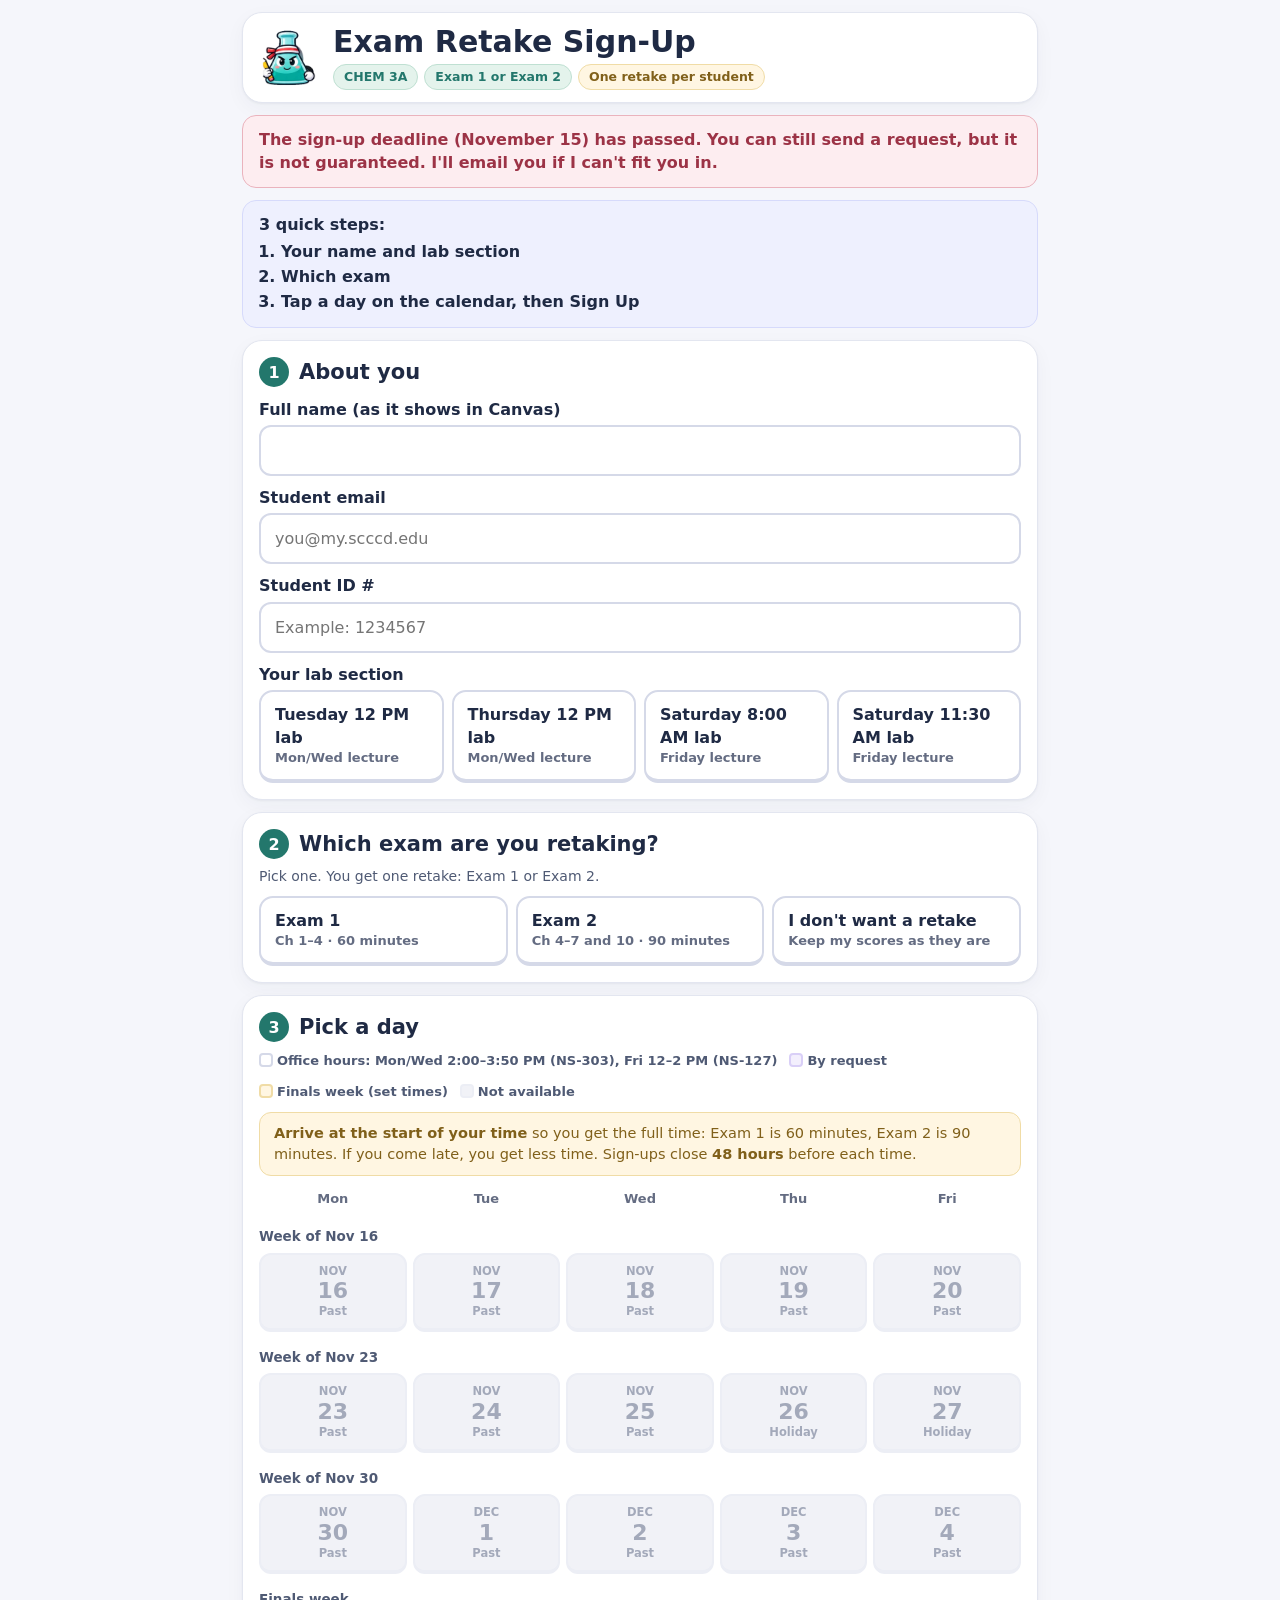
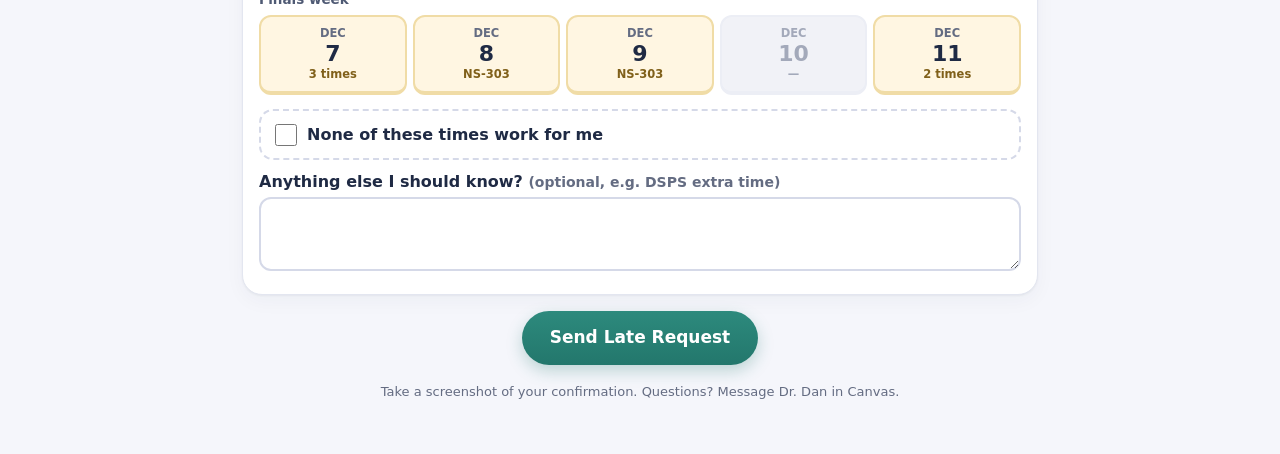
<file: signup.html>
<!DOCTYPE html>
<html lang="en"><head><meta charset="utf-8"><meta name="viewport" content="width=device-width,initial-scale=1">
<meta name="robots" content="noindex,nofollow">
<title>Exam Retake Sign-Up • CHEM 3A • ItsDrDan</title>
<link rel="stylesheet" href="https://itsdrdan.github.io/games/brand/itsdrdan.css">
<style>
:root{--bg:#f5f6fb;--surface:#fff;--ink:#1f2a44;--muted:#4f5a74;--faint:#646c82;--line:#e3e6f0;--line2:#d5d9e8;--accent:#4b57d1;--accent-d:#3c47b8;--accent-soft:#eef0fe;--mint:#e8f6ef;--mint-ink:#23704f;--mint-line:#a9d9c2;--amber:#fff6e2;--amber-ink:#80601a;--amber-line:#f0dca6;--rose:#fdedf0;--rose-ink:#9c3346;--rose-line:#eab3bd;--lav:#f3effd;--c3A:#23776c;--c3A-bg:#e4f3ec;--r-lg:20px;--r-md:14px;--shadow:0 1px 2px #1f2a440d,0 6px 20px #1f2a440a;--font:Nunito,ui-sans-serif,system-ui,sans-serif;--font-display:Fredoka,Nunito,system-ui,sans-serif}
*{box-sizing:border-box}html{-webkit-text-size-adjust:100%}
body{margin:0;background:var(--bg);color:var(--ink);font-family:var(--font);line-height:1.45;font-size:16px}
button,input,select,textarea{font:inherit;color:inherit}
.hidden{display:none!important}
.app{max-width:820px;margin:0 auto;padding:12px 12px 40px}
.tb{display:flex;align-items:center;gap:14px;background:var(--surface);border:1px solid var(--line);border-radius:var(--r-lg);box-shadow:var(--shadow);padding:12px 16px}
.tb img{width:60px;height:60px;object-fit:contain;flex:none}
.tb h1{font-family:var(--font-display);font-weight:600;font-size:clamp(22px,4vw,30px);margin:0;line-height:1.1}
.chips{display:flex;gap:6px;flex-wrap:wrap;margin-top:6px}
.chip{display:inline-flex;border-radius:999px;padding:3px 10px;font-weight:800;font-size:12.5px;background:var(--c3A-bg);color:var(--c3A);border:1px solid #bfe0d2}
.chip.amb{background:var(--amber);color:var(--amber-ink);border-color:var(--amber-line)}
.deadline{margin:12px 0 0;padding:12px 16px;background:var(--rose);border:1px solid var(--rose-line);border-radius:var(--r-md);color:var(--rose-ink);font-weight:700}
.how{margin:12px 0 0;padding:12px 16px;background:var(--accent-soft);border:1px solid #d6dafb;border-radius:var(--r-md);font-weight:700}
.how ol{margin:4px 0 0;padding-left:22px}.how li{margin:2px 0}
.card{background:var(--surface);border:1px solid var(--line);border-radius:var(--r-lg);box-shadow:var(--shadow);padding:16px;margin-top:12px}
.card h2{font-family:var(--font-display);font-weight:600;font-size:21px;margin:0 0 10px;display:flex;align-items:center;gap:10px}
.num{width:30px;height:30px;border-radius:50%;background:var(--c3A);color:#fff;display:grid;place-items:center;font-size:16px;flex:none}
label.f{display:block;font-weight:800;margin:10px 0 4px}
.opt{font-weight:600;color:var(--faint);font-size:14px}
input[type=text],input[type=email],textarea{width:100%;border:2px solid var(--line2);border-radius:12px;padding:12px 14px;background:#fff;min-height:50px}
textarea{min-height:84px;resize:vertical}
input:focus,textarea:focus{outline:none;border-color:var(--accent);box-shadow:0 0 0 4px #4b57d122}
.picks{display:grid;grid-template-columns:repeat(auto-fit,minmax(170px,1fr));gap:8px}
.pick{position:relative}
.pick input{position:absolute;opacity:0;pointer-events:none}
.pick span{display:block;border:2px solid var(--line2);border-bottom-width:4px;border-radius:14px;padding:11px 14px;font-weight:800;cursor:pointer;background:#fff;min-height:52px;transition:.12s}
.pick span small{display:block;font-weight:600;color:var(--faint);font-size:13px}
.pick span:hover{transform:translateY(-1px)}
.pick input:checked+span{border-color:var(--c3A);background:var(--c3A-bg);color:var(--c3A)}
.pick input:focus-visible+span{box-shadow:0 0 0 4px #23776c33}
/* calendar */
.legend{display:flex;gap:12px;flex-wrap:wrap;font-size:13px;color:var(--muted);font-weight:700;margin-bottom:10px}
.legend i{display:inline-block;width:14px;height:14px;border-radius:4px;vertical-align:-2px;margin-right:4px;border:2px solid var(--line2)}
.cal{display:grid;grid-template-columns:repeat(5,1fr);gap:6px}
.dow{text-align:center;font-weight:800;font-size:13px;color:var(--faint);padding:2px 0}
.wk{grid-column:1/-1;font-weight:800;font-size:13.5px;color:var(--muted);margin:10px 0 0;display:flex;align-items:center;gap:8px}
.wk:first-of-type{margin-top:0}
.day{border:2px solid var(--line2);border-bottom-width:4px;border-radius:12px;background:#fff;padding:8px 4px;text-align:center;cursor:pointer;min-height:70px;display:flex;flex-direction:column;align-items:center;justify-content:center;gap:1px;transition:.12s}
.day b{font-family:var(--font-display);font-size:22px;font-weight:600;line-height:1}
.day .m{font-size:11.5px;font-weight:800;color:var(--faint);text-transform:uppercase}
.day .s{font-size:11.5px;font-weight:800;color:var(--mint-ink)}
.day:hover:not(:disabled){transform:translateY(-2px)}
.day.fin{background:var(--amber);border-color:var(--amber-line)}.day.fin .s{color:var(--amber-ink)}
.day.req{background:var(--lav);border-color:#d9cff7}.day.req .s{color:#5b45a8}
.chosen.req{background:var(--lav);border-color:#d9cff7;color:#5b45a8}
.day.on{border-color:var(--c3A);background:var(--c3A);color:#fff}.day.on .m,.day.on .s{color:#fff}
.day:disabled{cursor:default;background:#f1f2f7;border-color:#eceef5;color:#a3a9ba}.day:disabled .s,.day:disabled .m{color:#a3a9ba}
.day.full .s{color:var(--rose-ink)}
.chosen{margin-top:12px;padding:12px 14px;border-radius:12px;background:var(--mint);border:1px solid var(--mint-line);color:var(--mint-ink);font-weight:800}
.chosen.fin{background:var(--amber);border-color:var(--amber-line);color:var(--amber-ink)}
.slots{margin-top:12px}.slots h3{font-size:15px;margin:0 0 8px;font-weight:800}
.pick input:disabled+span{opacity:.5;cursor:not-allowed;transform:none}
.arrive{margin:0 0 12px;padding:10px 14px;border-radius:12px;background:var(--amber);border:1px solid var(--amber-line);color:var(--amber-ink);font-size:14.5px}
.toggle{display:flex;gap:10px;align-items:flex-start;margin-top:14px;padding:12px 14px;border:2px dashed var(--line2);border-radius:14px;cursor:pointer;font-weight:800}
.toggle input{width:22px;height:22px;margin:1px 0 0;accent-color:var(--c3A);flex:none}
.alt{margin-top:10px;padding:12px 14px;border-radius:14px;background:var(--lav)}
.alt .pick span{background:#fff}
.note{font-size:14px;color:var(--muted);margin:6px 0 0}
.btn{display:inline-flex;align-items:center;justify-content:center;gap:8px;border:0;border-radius:999px;padding:14px 28px;font-weight:800;font-size:17px;cursor:pointer;min-height:54px;background:linear-gradient(180deg,#2d8a7d,var(--c3A));color:#fff;box-shadow:0 6px 16px #23776c44;text-decoration:none}
.btn:disabled{opacity:.6;cursor:wait}
.btn.ghost{background:#fff;color:var(--c3A);border:2px solid #bfe0d2;box-shadow:none}
.err{margin-top:12px;padding:12px 14px;border-radius:12px;background:var(--rose);border:1px solid var(--rose-line);color:var(--rose-ink);font-weight:800}
.preview{margin-top:12px;padding:10px 14px;border-radius:12px;background:var(--amber);border:1px solid var(--amber-line);color:var(--amber-ink);font-weight:700;font-size:14px}
.done{text-align:center}
.done img{width:130px;height:130px;object-fit:contain}
.sum{text-align:left;margin:12px auto 0;max-width:520px;border:1px solid var(--line);border-radius:14px;overflow:hidden}
.sum div{display:grid;grid-template-columns:130px 1fr;gap:10px;padding:9px 14px;border-top:1px solid var(--line)}
.sum div:first-child{border-top:0}.sum dt{font-weight:800;color:var(--faint)}.sum dd{margin:0;font-weight:700}
.foot{margin-top:18px;text-align:center;font-size:13px;color:var(--faint)}
@media (max-width:520px){.day{min-height:62px;padding:6px 2px}.day b{font-size:19px}.sum div{grid-template-columns:1fr;gap:0}}
</style></head>
<body>
<div class="app">

<header class="tb">
  <img src="assets/mascot/idle.webp" alt="" onerror="this.style.display='none'">
  <div>
    <h1>Exam Retake Sign-Up</h1>
    <div class="chips"><span class="chip">CHEM 3A</span><span class="chip">Exam 1 or Exam 2</span><span class="chip amb">One retake per student</span></div>
  </div>
</header>

<div class="deadline" id="deadline"><b>Sign up by Sunday, November 15 at 11:59 PM.</b> After that, you can still send a request, but it is not guaranteed.</div>
<div class="how" id="how">3 quick steps:
  <ol><li>Your name and lab section</li><li>Which exam</li><li>Tap a day on the calendar, then <b>Sign Up</b></li></ol>
</div>

<form id="form" novalidate>
  <section class="card">
    <h2><span class="num">1</span>About you</h2>
    <label class="f" for="name">Full name (as it shows in Canvas)</label>
    <input type="text" id="name" autocomplete="name" required>
    <label class="f" for="email">Student email</label>
    <input type="email" id="email" autocomplete="email" placeholder="you@my.scccd.edu" required>
    <label class="f" for="sid">Student ID #</label>
    <input type="text" id="sid" inputmode="numeric" autocomplete="off" placeholder="Example: 1234567" required>
    <label class="f">Your lab section</label>
    <div class="picks" id="sections"></div>
  </section>

  <section class="card">
    <h2><span class="num">2</span>Which exam are you retaking?</h2>
    <p class="note" style="margin:-4px 0 10px">Pick one. You get one retake: Exam 1 or Exam 2.</p>
    <div class="picks" id="exams"></div>
  </section>

  <section class="card" id="step3">
    <h2><span class="num">3</span>Pick a day</h2>
    <div class="legend">
      <span><i style="background:#fff"></i>Office hours: Mon/Wed 2:00–3:50 PM (NS-303), Fri 12–2 PM (NS-127)</span>
      <span><i style="background:var(--lav);border-color:#d9cff7"></i>By request</span>
      <span><i style="background:var(--amber);border-color:var(--amber-line)"></i>Finals week (set times)</span>
      <span><i style="background:#f1f2f7;border-color:#eceef5"></i>Not available</span>
    </div>
    <p class="arrive"><b>Arrive at the start of your time</b> so you get the full time: Exam 1 is 60 minutes, Exam 2 is 90 minutes. If you come late, you get less time. Sign-ups close <b>48 hours</b> before each time.</p>
    <div class="cal" id="cal"></div>
    <div class="slots hidden" id="slotBox"><h3 id="slotHead"></h3><div class="picks" id="slotPick"></div></div>
    <div class="chosen hidden" id="chosen"></div>

    <label class="toggle"><input type="checkbox" id="noneWork"> <span>None of these times work for me</span></label>
    <div class="alt hidden" id="altBox">
      <p class="note" style="margin-top:0"><b>Pick any that work.</b> These depend on another instructor being free to give the exam, so I'll email you to confirm.</p>
      <div class="picks" id="alts" style="margin-top:8px"></div>
      <label class="f" for="avail">When are you available? <span class="opt">(days and times)</span></label>
      <textarea id="avail" placeholder="Example: Tuesdays after 3 PM, or Thursday mornings"></textarea>
    </div>

    <label class="f" for="notes">Anything else I should know? <span class="opt">(optional, e.g. DSPS extra time)</span></label>
    <textarea id="notes" style="min-height:60px"></textarea>
  </section>

  <div class="err hidden" id="err" role="alert"></div>
  <div class="preview hidden" id="preview">Preview mode: sign-ups are not being saved yet.</div>
  <div style="text-align:center;margin-top:16px"><button class="btn" type="submit" id="submit">Sign Up</button></div>
</form>

<section class="card done hidden" id="done">
  <img src="assets/mascot/victory.webp" alt="" onerror="this.style.display='none'">
  <h2 style="justify-content:center;margin-top:6px" id="doneHead">You're signed up!</h2>
  <p class="note" id="doneMsg"></p>
  <dl class="sum" id="sum"></dl>
  <div class="row" style="display:flex;gap:10px;justify-content:center;flex-wrap:wrap;margin-top:16px">
    <a class="btn" id="gcal" target="_blank" rel="noopener">Add to Google Calendar</a>
    <a class="btn ghost" href="./">Practice for the retake</a>
  </div>
  <p class="note" style="margin-top:14px">Need to change your day? Fill out the form again with the <b>same email</b>. Your newest sign-up replaces the old one.</p>
</section>

<p class="foot">Take a screenshot of your confirmation. Questions? Message Dr. Dan in Canvas.</p>
</div>

<script>
/* ================= SETTINGS: edit these ================= */
const CONFIG = {
  // Paste the Google Apps Script web app URL (ends in /exec). Blank = preview mode.
  scriptUrl: "https://script.google.com/macros/s/AKfycbxWn2CO8sy0_toiivnWhE_V3RcRdRz6d37CM1Yr2gGxv0NoyqwPNlB3voaWCai2UMPP/exec",
  seats: null,                          // null = no limit. To cap a day: { 1: 8, 3: 8, 5: 30 } (also set SEATS_BY_DAY in the Apps Script)
  // Office hours by weekday (1 = Mon, 3 = Wed, 5 = Fri)
  hours: {
    1: { start: "14:00", end: "15:50", text: "2:00–3:50 PM", room: "NS-303" },
    3: { start: "14:00", end: "15:50", text: "2:00–3:50 PM", room: "NS-303" },
    5: { start: "12:00", end: "14:00", text: "12–2 PM",      room: "NS-127" }
  },
  firstDay: "2026-11-16",
  lastDay:  "2026-12-04",
  days: [1, 3, 5],                      // Mon, Wed, Fri
  closed: { "2026-11-26": "Holiday", "2026-11-27": "Holiday" },  // Thanksgiving + in-lieu day
  // Extra times outside office hours. request: true = Dr. Dan confirms by email.
  extra: [
    // Study Hall Day (Tuesday lab time): Tuesday lab students book normally; other sections are requests,
    // since space depends on how many Tuesday lab students come. Same-day sign-up OK, 32 seats for the day.
    { date: "2026-11-24", start: "12:00", end: "13:00", text: "12:00–1:00 PM", room: "NS-339", exam: "Exam 1", walkIn: true, dayCap: 32, requestUnless: ["tue"], label: "Study Hall Day" },
    { date: "2026-11-24", start: "13:00", end: "14:00", text: "1:00–2:00 PM",  room: "NS-339", exam: "Exam 1", walkIn: true, dayCap: 32, requestUnless: ["tue"], label: "Study Hall Day" },
    { date: "2026-11-24", start: "12:00", end: "13:30", text: "12:00–1:30 PM", room: "NS-339", exam: "Exam 2", walkIn: true, dayCap: 32, requestUnless: ["tue"], label: "Study Hall Day" },
    { date: "2026-11-24", start: "13:20", end: "14:50", text: "1:20–2:50 PM",  room: "NS-339", exam: "Exam 2", walkIn: true, dayCap: 32, requestUnless: ["tue"], label: "Study Hall Day" },
    { date: "2026-11-19", start: "12:00", end: "14:50", text: "12:00–2:50 PM", room: "NS-339", only: ["sat8","sat11"], request: true },
    { date: "2026-11-24", start: "15:00", end: "16:00", text: "3:00 PM",       room: "NS-303", request: true },
    { date: "2026-12-01", start: "15:00", end: "16:00", text: "3:00 PM",       room: "NS-303", request: true },
    { date: "2026-12-03", start: "15:00", end: "16:00", text: "3:00 PM",       room: "NS-303", request: true }
  ],
  // Finals week retake times. cap = spots (leave out for no limit). only / except = lab section ids.
  // Keep caps the same as SLOT_CAPS in the Apps Script.
  finals: { start: "2026-12-07", end: "2026-12-11", slots: [
    { date: "2026-12-07", start: "12:00", end: "13:50", text: "12:00–1:50 PM",      room: "NS-101", cap: 5, only: ["sat8","sat11"] },
    { date: "2026-12-07", start: "14:00", end: "15:50", text: "2:00–3:50 PM",       room: "NS-303" },
    { date: "2026-12-07", start: "16:00", end: "17:50", text: "4:00–5:50 PM",       room: "NS-337", cap: 5 },
    { date: "2026-12-08", start: "12:00", end: "14:00", text: "12:00–2:00 PM",      room: "NS-303" },
    { date: "2026-12-09", start: "12:00", end: "14:00", text: "12:00–2:00 PM",      room: "NS-303" },
    { date: "2026-12-11", start: "08:00", end: "09:50", text: "8:00–9:50 AM",       room: "NS-101", cap: 10, except: ["sat8","sat11"] },
    { date: "2026-12-11", start: "10:00", end: "12:00", text: "10:00 AM–12:00 PM",  room: "NS-303", except: ["sat8","sat11"] }
  ]},
  sections: [
    { id: "tue",   label: "Tuesday 12 PM lab",     sub: "Mon/Wed lecture" },
    { id: "thu",   label: "Thursday 12 PM lab",    sub: "Mon/Wed lecture" },
    { id: "sat8",  label: "Saturday 8:00 AM lab", sub: "Friday lecture" },
    { id: "sat11", label: "Saturday 11:30 AM lab",sub: "Friday lecture" }
  ],
  exams: [
    { id: "Exam 1", label: "Exam 1", sub: "Ch 1–4 · 60 minutes", mins: 60 },
    { id: "Exam 2", label: "Exam 2", sub: "Ch 4–7 and 10 · 90 minutes", mins: 90 },
    { id: "No retake", label: "I don't want a retake", sub: "Keep my scores as they are" }
  ],
  alternatives: [
    { id: "GRASP Fri 8-12", label: "GRASP, Friday 8 AM–12 PM", sub: "If another instructor can give it" },
    { id: "Other", label: "Another time", sub: "Tell me below" }
  ]
};
/* ======================================================== */

const $ = s => document.querySelector(s);
const MON = ["Jan","Feb","Mar","Apr","May","Jun","Jul","Aug","Sep","Oct","Nov","Dec"];
const DOW = ["Sun","Mon","Tue","Wed","Thu","Fri","Sat"];
const DOWL = ["Sunday","Monday","Tuesday","Wednesday","Thursday","Friday","Saturday"];
const iso = d => d.getFullYear()+"-"+String(d.getMonth()+1).padStart(2,"0")+"-"+String(d.getDate()).padStart(2,"0");
const parse = s => { const [y,m,d] = s.split("-").map(Number); return new Date(y, m-1, d); };
const nice = s => { const d = parse(s); return DOWL[d.getDay()]+", "+MON[d.getMonth()]+" "+d.getDate(); };
let counts = {}, chosen = null;

function picks(el, name, list){
  el.innerHTML = list.map(o => `<label class="pick"><input type="${name==='alt'?'checkbox':'radio'}" name="${name}" value="${o.id}"><span>${o.label}${o.sub?`<small>${o.sub}</small>`:""}</span></label>`).join("");
}
picks($("#sections"), "section", CONFIG.sections);
picks($("#exams"), "exam", CONFIG.exams);
picks($("#alts"), "alt", CONFIG.alternatives);
const SAT = ["sat8","sat11"];
let chosenDay = null;
function isFinals(s){ return s >= CONFIG.finals.start && s <= CONFIG.finals.end; }
function slotsFor(s){
  if (CONFIG.closed[s]) return [];
  const dow = parse(s).getDay(), out = [];
  if (s >= CONFIG.firstDay && s <= CONFIG.lastDay && CONFIG.days.includes(dow)) {
    const h = CONFIG.hours[dow];
    out.push({ ...h, date: s, key: s, cap: CONFIG.seats ? CONFIG.seats[dow] : null, kind: "office hours" });
  }
  CONFIG.extra.filter(x => x.date === s).forEach(x => out.push({ ...x, key: s + "T" + x.start + (x.exam ? "-E" + x.exam.slice(-1) : ""), kind: x.label || (isReq(x) ? "by request" : "extra time") }));
  CONFIG.finals.slots.filter(x => x.date === s).forEach(x => out.push({ ...x, key: s + "T" + x.start, kind: "finals week" }));
  return out;
}
const findSlot = k => k ? slotsFor(k.slice(0,10)).find(x => x.key === k) : null;
function allowed(sl){
  const sec = val("section"); if (!sec) return true;
  if (sl.only && !sl.only.includes(sec)) return false;
  if (sl.except && sl.except.includes(sec)) return false;
  return true;
}
function examOk(sl){ const ex = val("exam"); return !sl.exam || !ex || sl.exam === ex;
}
const dayUsed = d => Object.keys(counts).filter(k => k.length > 10 && k.slice(0,10) === d).reduce((a,k) => a + counts[k], 0);
const left = sl => Math.min(sl.cap ? sl.cap - (counts[sl.key] || 0) : Infinity, sl.dayCap ? sl.dayCap - dayUsed(sl.date) : Infinity);
const DEADLINE = new Date(2026, 10, 15, 23, 59, 59);   // sign-ups close Sun Nov 15, 11:59 PM
const pastDeadline = () => Date.now() > DEADLINE;
const CLOSE_HOURS = 48;   // sign-ups close this many hours before a time starts
const startOf = sl => { const [y,m,d] = sl.date.split("-").map(Number), [hh,mm] = sl.start.split(":").map(Number); return new Date(y, m-1, d, hh, mm); };
const endOf = sl => { const [y,m,d] = sl.date.split("-").map(Number), [hh,mm] = sl.end.split(":").map(Number); return new Date(y, m-1, d, hh, mm); };
// walkIn slots (Study Hall Day) can be booked up until they start (same day is fine) and are never "late"
const tooSoon = sl => sl.walkIn ? startOf(sl) <= Date.now() : (startOf(sl) - Date.now()) / 3600000 < CLOSE_HOURS;
// requestUnless: those lab sections book normally; everyone else's sign-up is a request
const isReq = sl => !!sl && (!!sl.request || (!!sl.requestUnless && !sl.requestUnless.includes(val("section"))));
const lateFor = sl => pastDeadline() && !(sl && sl.walkIn);
const openSlot = sl => allowed(sl) && examOk(sl) && left(sl) > 0 && !tooSoon(sl);
const ruleTxt = sl => sl.only ? "Saturday lab students only" : sl.except && sl.except.join() === SAT.join() ? "Not for Saturday labs (your final is then)" : "";

function drawCal(){
  const cal = $("#cal"), today = iso(new Date());
  let h = ["Mon","Tue","Wed","Thu","Fri"].map(d=>`<div class="dow">${d}</div>`).join("");
  const start = parse(CONFIG.firstDay); start.setDate(start.getDate() - ((start.getDay()+6)%7));
  const end = parse(CONFIG.finals.end > CONFIG.lastDay ? CONFIG.finals.end : CONFIG.lastDay);
  for (let wk = new Date(start); wk <= end; wk.setDate(wk.getDate()+7)){
    const fin = isFinals(iso(wk)) || isFinals(iso(new Date(wk.getFullYear(),wk.getMonth(),wk.getDate()+4)));
    h += `<div class="wk">${fin ? "Finals week" : "Week of "+MON[wk.getMonth()]+" "+wk.getDate()}</div>`;
    for (let i=0;i<5;i++){
      const d = new Date(wk.getFullYear(), wk.getMonth(), wk.getDate()+i), s = iso(d);
      const sl = slotsFor(s), open = sl.filter(openSlot);
      let label = "", dis = false, cls = "day";
      if (CONFIG.closed[s]) { label = CONFIG.closed[s]; dis = true; }
      else if (s < today) { label = "Past"; dis = true; }
      else if (!sl.length) { label = "—"; dis = true; }
      else if (!open.length) { label = sl.every(tooSoon) ? "Closed" : sl.some(x => !allowed(x)) ? "Not your lab" : sl.some(x => !examOk(x)) ? "Other exam" : "Full"; dis = true; cls += " full"; }
      else label = sl[0].walkIn ? "Study Hall" : sl.length === 1 ? (isReq(sl[0]) ? "Request" : sl[0].room) : open.length + (open.length === 1 ? " time" : " times");
      if (isFinals(s) && sl.length) cls += " fin";
      else if (sl.length && sl.every(x => isReq(x))) cls += " req";
      if (s === chosenDay) cls += " on";
      h += `<button type="button" class="${cls}" data-d="${s}" ${dis?"disabled":""} aria-label="${nice(s)}: ${label}"><span class="m">${MON[d.getMonth()]}</span><b>${d.getDate()}</b><span class="s">${label}</span></button>`;
    }
  }
  cal.innerHTML = h;
}
function drawSlots(){
  const box = $("#slotBox"), sl = chosenDay ? slotsFor(chosenDay) : [];
  if (sl.length < 2 && !(sl.length && (isFinals(chosenDay) || isReq(sl[0])))) { box.classList.add("hidden"); return; }
  $("#slotHead").textContent = "Pick a time on " + nice(chosenDay);
  $("#slotPick").innerHTML = sl.map(x => {
    const ok = allowed(x) && examOk(x), l = left(x), soon = tooSoon(x), dis = !ok || l <= 0 || soon;
    const sub = [x.room, x.exam ? x.exam + " only" : "", x.requestUnless && isReq(x) ? "Tuesday lab students come first; space not guaranteed" : "", isReq(x) ? "By request" : "", ruleTxt(x), soon ? (x.walkIn ? "Already started" : "Closed (less than 48 hours away)") : x.cap ? (l <= 0 ? "Full" : l + " of " + x.cap + " spots left") : x.dayCap ? (l <= 0 ? "Full" : l + " of " + x.dayCap + " seats left today") : ""].filter(Boolean).join(" · ");
    return `<label class="pick"><input type="radio" name="slot" value="${x.key}" ${dis?"disabled":""} ${x.key===chosen?"checked":""}><span>${x.text}<small>${sub}</small></span></label>`;
  }).join("");
  box.classList.remove("hidden");
}
$("#cal").addEventListener("click", e => {
  const b = e.target.closest(".day"); if (!b || b.disabled) return;
  chosenDay = b.dataset.d; $("#noneWork").checked = false; $("#altBox").classList.add("hidden");
  const open = slotsFor(chosenDay).filter(openSlot);
  chosen = open.length === 1 ? open[0].key : null;
  drawCal(); drawSlots(); showChosen();
  if (!chosen) $("#slotBox").scrollIntoView({behavior:"smooth",block:"center"});
});
$("#slotPick").addEventListener("change", e => { if (e.target.name === "slot") { chosen = e.target.value; showChosen(); } });
const noRetake = () => val("exam") === "No retake";
$("#exams").addEventListener("change", () => {
  $("#step3").classList.toggle("hidden", noRetake());
  $("#submit").textContent = noRetake() ? "Submit" : lateFor(findSlot(chosen)) ? "Send Late Request" : "Sign Up";
  $("#sections").dispatchEvent(new Event("change"));
});
$("#sections").addEventListener("change", () => {
  const sl = findSlot(chosen); if (sl && !openSlot(sl)) chosen = null;
  if (chosenDay && !slotsFor(chosenDay).some(openSlot)) chosenDay = null;
  drawCal(); drawSlots(); showChosen();
});
function showChosen(){
  const c = $("#chosen"), sl = findSlot(chosen);
  if (!sl) return c.classList.add("hidden");
  c.className = "chosen" + (isReq(sl) ? " req" : isFinals(sl.date) ? " fin" : "");
  c.textContent = `You picked ${nice(sl.date)}, ${sl.text} in ${sl.room} (${sl.kind}).` + (lateFor(sl) ? " Late request: not guaranteed. I'll email you if I can't fit you in." : isReq(sl) ? " I'll email you to confirm." : "");
  $("#submit").textContent = lateFor(sl) ? "Send Late Request" : "Sign Up";
}
$("#noneWork").addEventListener("change", e => {
  $("#altBox").classList.toggle("hidden", !e.target.checked);
  if (e.target.checked) { chosen = null; chosenDay = null; drawCal(); drawSlots(); showChosen(); }
});

async function loadCounts(){
  if (!CONFIG.scriptUrl) { $("#preview").classList.remove("hidden"); return; }
  try { const r = await fetch(CONFIG.scriptUrl+"?action=counts"); const j = await r.json(); counts = j.counts || {}; drawCal(); drawSlots(); } catch(e) {}
}

const examMins = id => (CONFIG.exams.find(x => x.id === id) || {}).mins || 60;
function val(name){ const x = document.querySelector(`input[name="${name}"]:checked`); return x ? x.value : ""; }
function labelOf(list,id){ const o = list.find(x=>x.id===id); return o ? o.label : id; }
function fail(msg, el){ const e = $("#err"); e.textContent = msg; e.classList.remove("hidden"); (el||e).scrollIntoView({behavior:"smooth",block:"center"}); return false; }

$("#form").addEventListener("submit", async e => {
  e.preventDefault(); $("#err").classList.add("hidden");
  const none = $("#noneWork").checked && !noRetake(), alts = [...document.querySelectorAll('input[name="alt"]:checked')].map(x=>x.value);
  const sl = none || noRetake() ? null : findSlot(chosen);
  const data = {
    name: $("#name").value.trim(), email: $("#email").value.trim().toLowerCase(), studentId: $("#sid").value.replace(/\D/g, ""), noRetake: noRetake(),
    section: labelOf(CONFIG.sections, val("section")), exam: val("exam"),
    date: sl ? sl.key : "", start: sl ? sl.start : "", dateLabel: sl ? nice(sl.date) : "", finals: false, request: !noRetake() && (!!(sl && isReq(sl)) || lateFor(sl)), late: !noRetake() && lateFor(sl), walkIn: !!(sl && sl.walkIn),
    window: sl ? sl.text + " in " + sl.room : "",
    when: sl ? nice(sl.date) + ", " + sl.text + " in " + sl.room + (lateFor(sl) ? " (late request, not guaranteed). Dr. Dan will email you if he can't fit you in." : isReq(sl) ? " (by request). Dr. Dan will email you to confirm." : " (" + sl.kind + ")")
      + "\n\nPlease arrive at the START of this time so you get the full " + examMins(val("exam")) + " minutes for " + val("exam") + ". If you come late, you get less time." : "",
    noneWork: none, alternatives: alts.map(a=>labelOf(CONFIG.alternatives,a)).join("; "),
    availability: $("#avail").value.trim(), notes: $("#notes").value.trim()
  };
  if (!data.name) return fail("Type your full name.", $("#name"));
  if (!/^[^@\s]+@[^@\s]+\.[^@\s]+$/.test(data.email)) return fail("Type a working email so I can confirm your retake.", $("#email"));
  if (data.studentId.length < 5) return fail("Type your Student ID number.", $("#sid"));
  if (!val("section")) return fail("Tap your lab section.", $("#sections"));
  if (!data.exam) return fail("Tap which exam you're retaking.", $("#exams"));
  if (data.noRetake) { data.alternatives = ""; data.availability = ""; }
  if (!data.noRetake && !none && !sl) return chosenDay ? fail("Pick a time for " + nice(chosenDay) + ".", $("#slotBox")) : fail("Tap a day on the calendar, or check \"None of these times work for me.\"", $("#cal"));
  if (sl && tooSoon(sl)) return fail(sl.walkIn ? "That time has already started. Pick a later time." : "Sign-ups close 48 hours before each time. Pick a later day.", $("#cal"));
  if (sl && !examOk(sl)) return fail("That time is for " + sl.exam + ". Pick a time for " + data.exam + ".", $("#slotBox"));
  if (sl && !allowed(sl)) return fail("That time isn't open to your lab section. Pick another time.", $("#slotBox"));
  if (none && !alts.length && !data.availability) return fail("Pick an option or type when you're available.", $("#altBox"));

  const btn = $("#submit"); btn.disabled = true; btn.textContent = "Signing you up…";
  try {
    if (CONFIG.scriptUrl) {
      const r = await fetch(CONFIG.scriptUrl, { method:"POST", headers:{"Content-Type":"text/plain;charset=utf-8"}, body: JSON.stringify(data) });
      const j = await r.json();
      if (!j.ok) { if (j.counts) { counts = j.counts; drawCal(); drawSlots(); } throw new Error(j.error || "Something went wrong."); }
    }
    showDone(data, sl);
  } catch(err) {
    fail((err.message || "Couldn't reach the sign-up sheet.") + " Try again, or message Dr. Dan in Canvas.");
  } finally { btn.disabled = false; btn.textContent = lateFor(findSlot(chosen)) ? "Send Late Request" : "Sign Up"; }
});

function showDone(d, sl){
  $("#form").classList.add("hidden"); $("#how").classList.add("hidden");
  if (d.noRetake) {
    $("#doneHead").textContent = "Got it!";
    $("#doneMsg").textContent = "You told Dr. Dan you don't want a retake. Changed your mind? Fill out this form again with the same email.";
    $("#sum").innerHTML = ""; $("#gcal").classList.add("hidden"); $("#done").classList.remove("hidden"); window.scrollTo({top:0,behavior:"smooth"}); return;
  }
  const when = d.noneWork ? "No listed time works (I'll email you)" : nice(sl.date) + ", " + sl.text + " in " + sl.room + (isReq(sl) ? " (request)" : "");
  const rows = [["Name",d.name],["Email",d.email],["Student ID",d.studentId],["Lab section",d.section],["Exam",d.exam],["When",when]];
  if (d.noneWork && d.alternatives) rows.push(["Options",d.alternatives]);
  if (d.availability) rows.push(["Availability",d.availability]);
  $("#sum").innerHTML = rows.map(([k,v])=>`<div><dt>${k}</dt><dd></dd></div>`).join("");
  [...$("#sum").querySelectorAll("dd")].forEach((dd,i)=>dd.textContent = rows[i][1]);
  if (d.request) $("#doneHead").textContent = "Request sent";
  const arrive = " Please arrive at the start of your time so you get the full " + examMins(d.exam) + " minutes for " + d.exam + ".";
  $("#doneMsg").textContent = d.late ? "Your late request is in. It is not guaranteed; I'll email you if I can't fit you in." + arrive : d.noneWork ? "Your request is in. I'll email you to set a time." + arrive : isReq(sl) ? "Your request is in. I'll email you to confirm before you come in." + arrive : "See you then. Bring a pencil and your calculator." + arrive;
  const g = $("#gcal");
  if (sl && !isReq(sl) && !d.late){
    const [hh, mm] = sl.start.split(":").map(Number), endMin = hh*60 + mm + examMins(d.exam);
    const ymd = sl.date.replace(/-/g,""), st = sl.start.replace(":","")+"00", en = String(Math.floor(endMin/60)).padStart(2,"0") + String(endMin%60).padStart(2,"0") + "00";
    g.href = "https://calendar.google.com/calendar/render?action=TEMPLATE&text="+encodeURIComponent("CHEM 3A "+d.exam+" retake")+"&dates="+ymd+"T"+st+"/"+ymd+"T"+en+"&ctz=America/Los_Angeles&location="+encodeURIComponent("Fresno City College "+sl.room)+"&details="+encodeURIComponent("CHEM 3A " + d.exam + " retake with Dr. Dan (" + examMins(d.exam) + " minutes). Arrive at the start of the time. Bring a pencil and calculator.");
  } else g.classList.add("hidden");
  $("#done").classList.remove("hidden"); window.scrollTo({top:0,behavior:"smooth"});
}

if (pastDeadline()) { $("#deadline").innerHTML = "<b>The sign-up deadline (November 15) has passed.</b> You can still send a request, but it is not guaranteed. I'll email you if I can't fit you in."; $("#submit").textContent = "Send Late Request"; }
drawCal(); loadCounts();
</script>
<script src="https://itsdrdan.github.io/games/brand/embed.js" defer></script>
</body></html>
</file>
